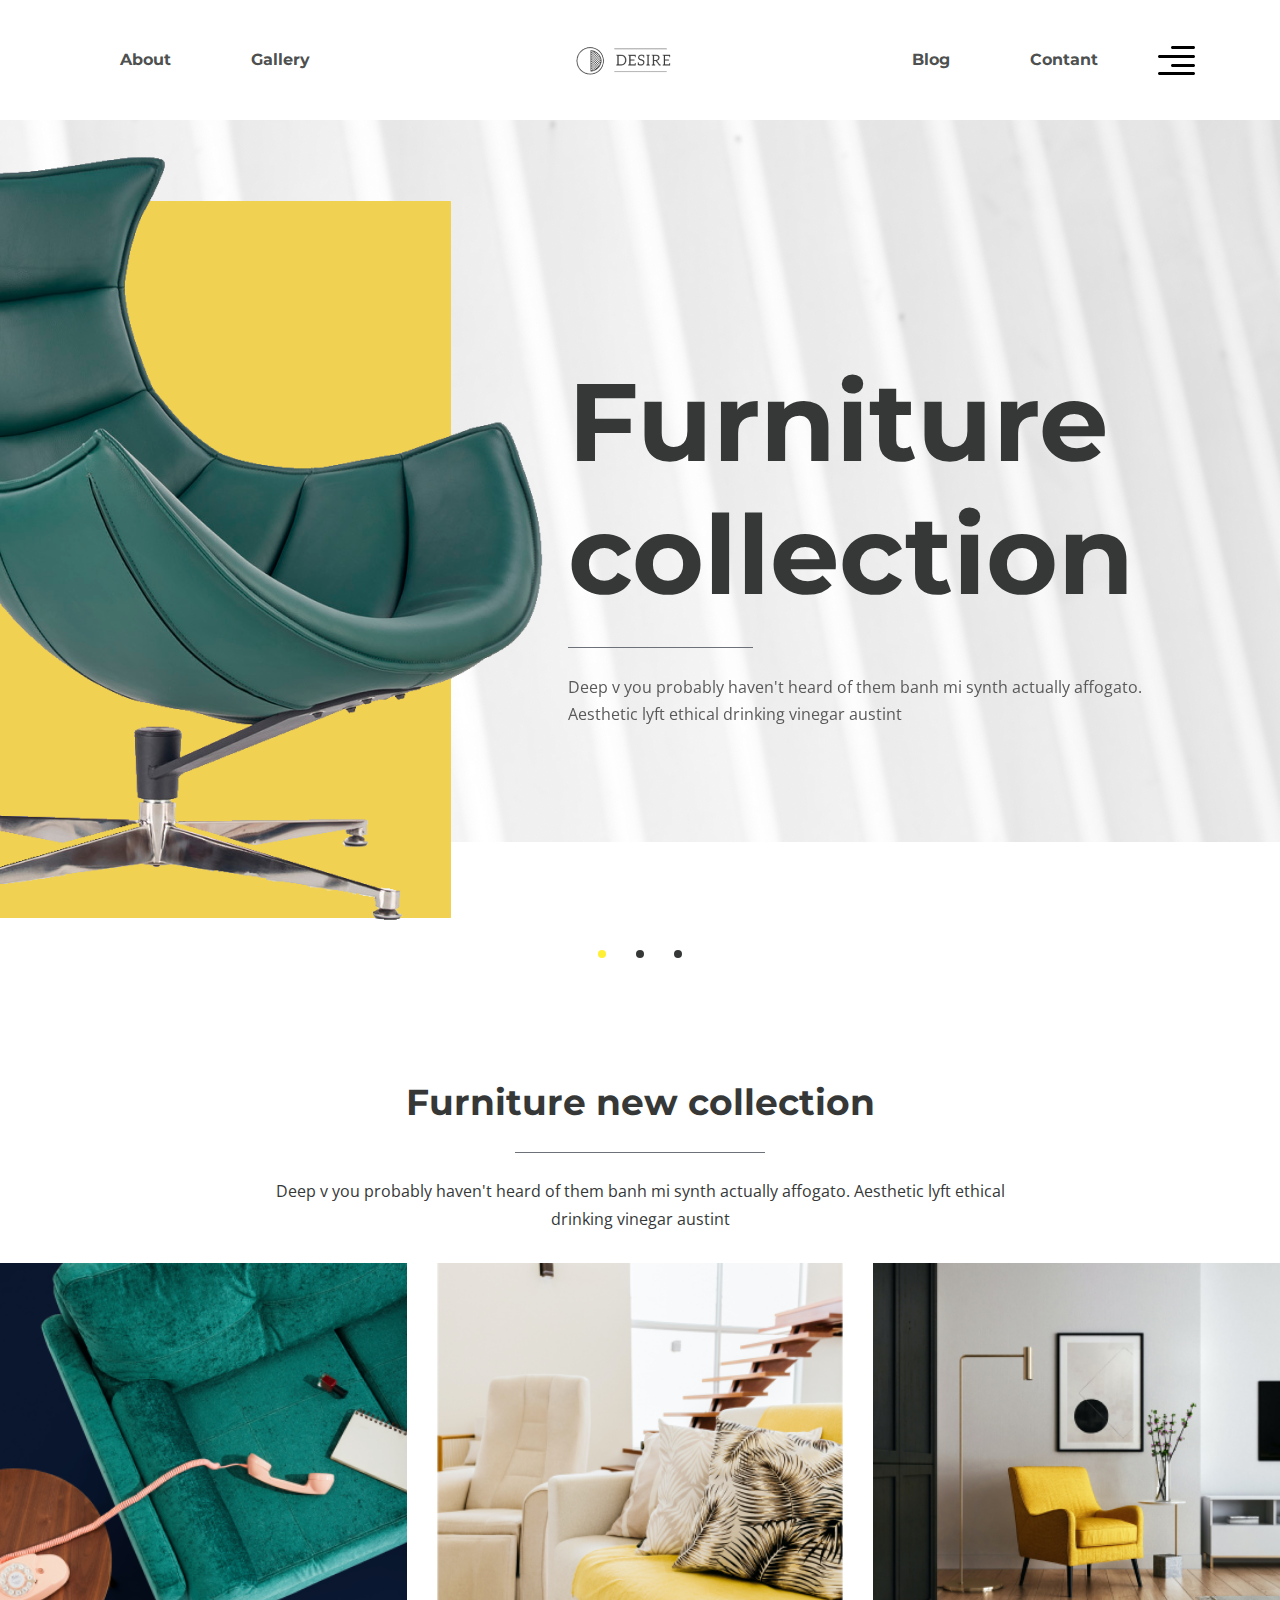
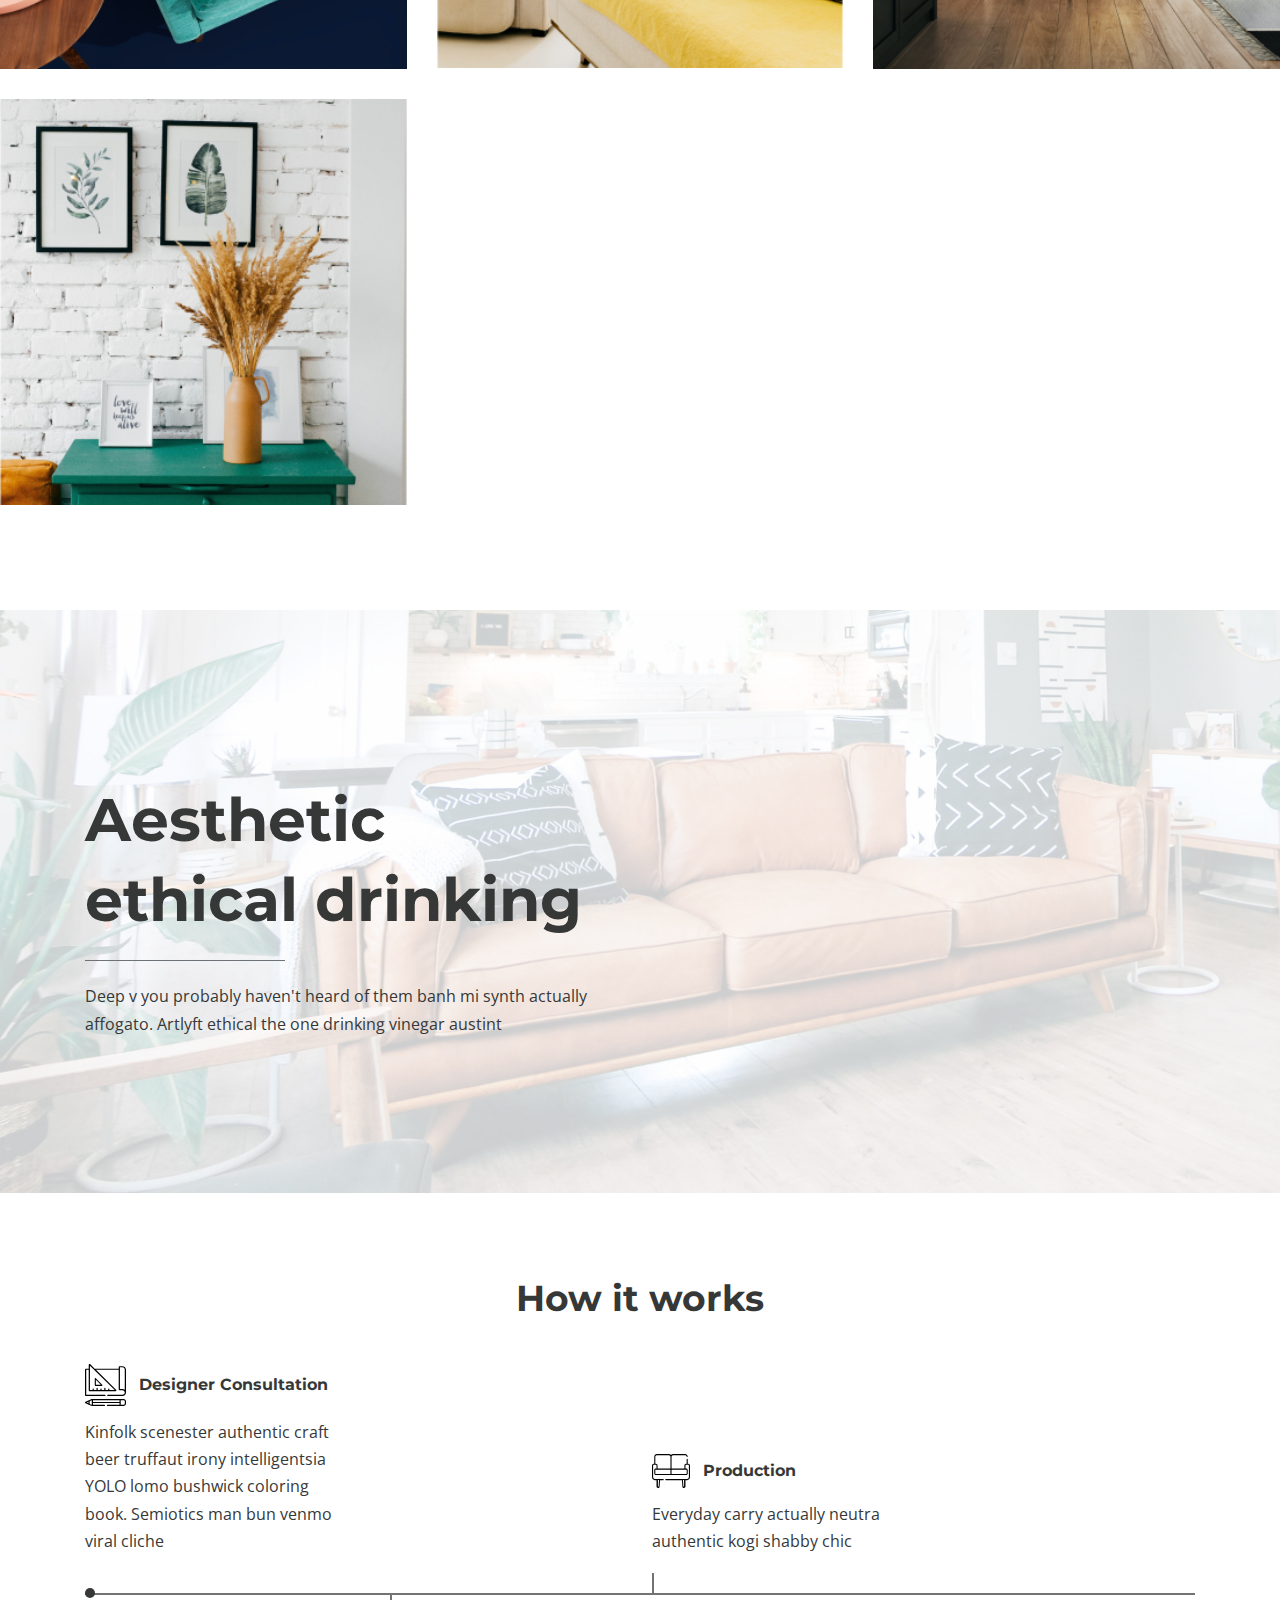
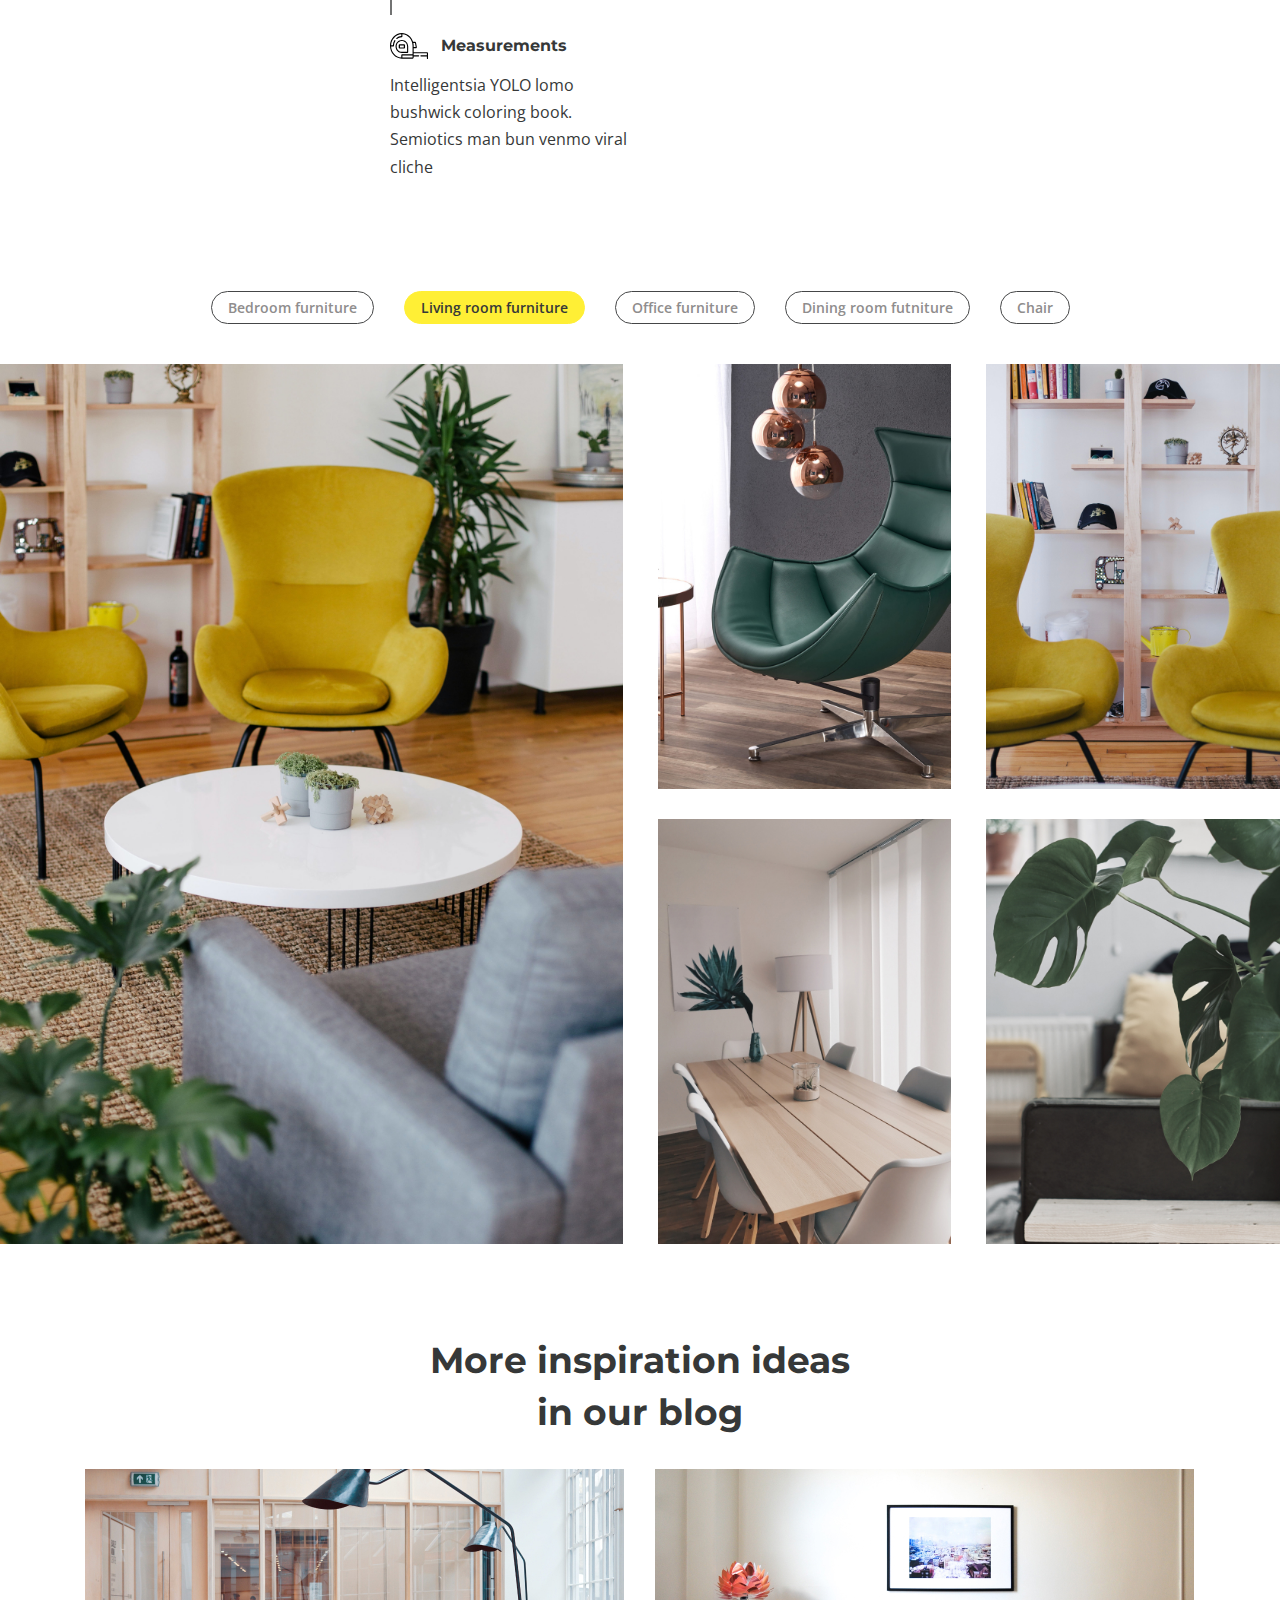
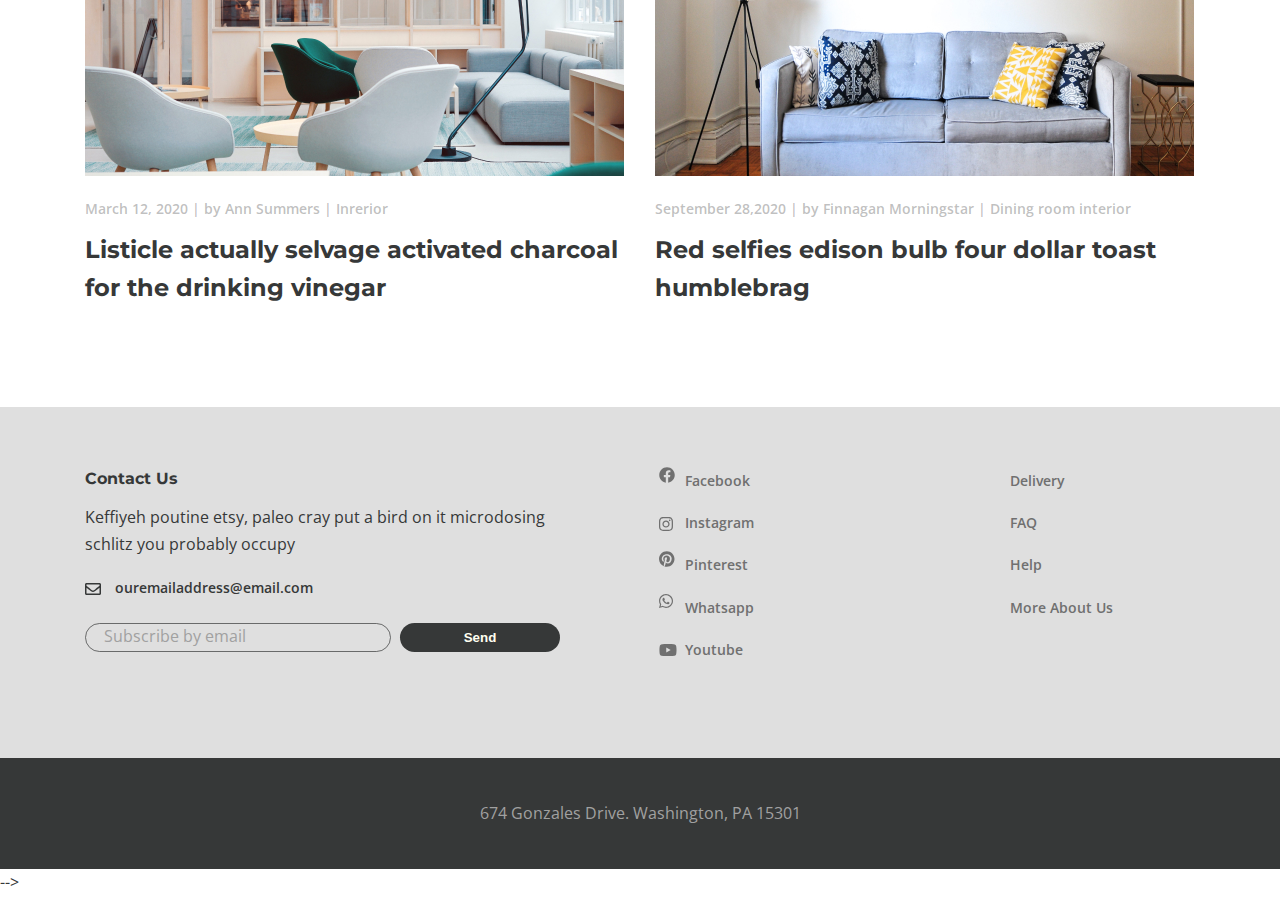
<file: index.html>
<!DOCTYPE html>
<html lang="en">

<head>
    <meta charset="UTF-8">
    <meta http-equiv="X-UA-Compatible" content="IE=edge">
    <link href="https://fonts.googleapis.com/css2?family=Montserrat:wght@700&family=Open+Sans:ital,wght@0,400;0,600;1,300&family=Roboto&display=swap" rel="stylesheet">
    <meta name="viewport" content="width=device-width, initial-scale=1.0">
    <script src="https://code.jquery.com/jquery-3.6.0.min.js" integrity="sha256-/xUj+3OJU5yExlq6GSYGSHk7tPXikynS7ogEvDej/m4=" crossorigin="anonymous"></script>
    <link rel="stylesheet" href="css/slick.css">
    <link rel="stylesheet" href="css/jquery.fancybox.css">
    <link rel="stylesheet" href="css/style.css">
    <title>Document</title>
</head>

<body>
    <div class="wrapper">
        <header class="header">
            <div class="header__container _container">
                <div class="header__inner">
                    <nav class=" menu">
                        <ul class="menu__list">
                            <li class="menu__list-item">
                                <a href="about.html" class="menu__list-link">About</a>
                            </li>
                            <li class="menu__list-item">
                                <a href="gallery.html" class="menu__list-link">Gallery</a>
                            </li>
                        </ul>
                    </nav>
                    <a href="#" class="header__logo">
                        <img src="img/logo.png">
                    </a>
                    <nav class="menu">
                        <ul class="menu__list">
                            <li class="menu__list-item">
                                <a href="blog.html" class="menu__list-link">Blog</a>
                            </li>
                            <li class="menu__list-item">
                                <a href="contact.html" class="menu__list-link">Contant</a>
                            </li>
                        </ul>
                    </nav>
                    <div class="header__btn-menu">
                        <span></span>
                        <span></span>
                        <span></span>

                    </div>
                    <button class="header__btn">
                    <img src="img/icon_menu.svg">
                </button>
                </div>
            </div>
        </header>

        <main class="main">
            <section class="top">
                <div class="top__container">
                    <div class=" top__inner ">
                        <div class="top__slider ">
                            <div class="top__sliper-item ">
                                <img class="top__slider-img " src="img/Group 1.png ">
                                <div class="top__slider-info ">
                                    <h2 class="top__slider-title ">Furniture collection
                                    </h2>
                                    <p class="top__slider-text ">Deep v you probably haven't heard of them banh mi synth actually affogato. Aesthetic lyft ethical drinking vinegar austint
                                    </p>
                                </div>
                            </div>
                            <div class="top__sliper-item ">
                                <img class="top__slider-img " src="img/Group 1.png ">
                                <div class="top__slider-info ">
                                    <h2 class="top__slider-title ">Furniture collection
                                    </h2>
                                    <p class="top__slider-text ">Deep v you probably haven't heard of them banh mi synth actually affogato. Aesthetic lyft ethical drinking vinegar austint
                                    </p>
                                </div>
                            </div>
                            <div class="top__sliper-item ">
                                <img class="top__slider-img " src="img/Group 1.png ">
                                <div class="top__slider-info ">
                                    <h2 class="top__slider-title ">Furniture collection
                                    </h2>
                                    <p class="top__slider-text ">Deep v you probably haven't heard of them banh mi synth actually affogato. Aesthetic lyft ethical drinking vinegar austint
                                    </p>
                                </div>
                            </div>

                        </div>

                    </div>
                </div>
            </section>
            <section class="new-collection">
                <div class="collection-fluid">
                    <h3 class="new-collection__title">Furniture new collection</h3>
                    <div class="new-collection__text">Deep v you probably haven't heard of them banh mi synth actually affogato. Aesthetic lyft ethical drinking vinegar austint
                    </div>
                    <div class="collection">
                        <a class="collection__item" href="#">
                            <img src="img/col01.png" alt="" class="collection__images">
                            <div class="collection__info">
                                <h6 class="collection__info-title">Truffaut literally trust</h6>
                                <div class="collection__info-text">Living room furntiture | Chair</div>
                            </div>

                        </a>
                        <a class="collection__item" href="#">
                            <img src="img/col02.png" alt="" class="collection__images">
                            <div class="collection__info">
                                <h6 class="collection__info-title">Truffaut literally trust</h6>
                                <div class="collection__info-text">Living room furntiture | Chair</div>
                            </div>

                        </a>
                        <a class="collection__item" href="#">
                            <img src="img/col03.jpg" alt="" class="collection__images">
                            <div class="collection__info">
                                <h6 class="collection__info-title">Truffaut literally trust</h6>
                                <div class="collection__info-text">Living room furntiture | Chair</div>
                            </div>

                        </a>

                        <a class="collection__item" href="#">
                            <img src="img/col04.jpg" alt="" class="collection__images">
                            <div class="collection__info">
                                <h6 class="collection__info-title">Truffaut literally trust</h6>
                                <div class="collection__info-text">Living room furntiture | Chair</div>
                            </div>

                        </a>

                    </div>
                </div>
            </section>
            <section class="decor">
                <div class="decor__container _container">
                    <h2 class="decor__title">Aesthetic <br>ethical drinking</h2>
                    <div class="decor__text">Deep v you probably haven't heard of them banh mi synth actually affogato. Artlyft ethical the one drinking vinegar austint
                    </div>

                </div>
            </section>

            <section class="works-path">
                <div class="works-path__container _container">
                    <h3 class="works-path__title">How it works</h3>
                    <div class="works-path__items">
                        <div class="works-path__items-box">
                            <div class="works-path__item works-path__item--consultation">
                                <img class="works-path__item-img " src="img/works-path01.svg" alt="works">
                                <h6 class="works-path__item-title">Designer Consultation</h6>
                                <div class="works-path__item-text">Kinfolk scenester authentic craft beer truffaut irony intelligentsia YOLO lomo bushwick coloring book. Semiotics man bun venmo viral cliche</div>
                            </div>
                            <div class="works-path__item works-path__item--prodaction">
                                <img class="works-path__item-img " src="img/works-path02.svg" alt="works">
                                <h6 class="works-path__item-title">Production</h6>
                                <div class="works-path__item-text">Everyday carry actually neutra authentic kogi shabby chic</div>
                            </div>
                        </div>
                        <div class="works-path__item works-path__item--measurements">
                            <img class="works-path__item-img " src="img/works-path03.svg" alt="works">
                            <h6 class="works-path__item-title">Measurements</h6>
                            <div class="works-path__item-text">Intelligentsia YOLO lomo bushwick coloring book. Semiotics man bun venmo viral cliche</div>
                        </div>
                    </div>
                </div>
            </section>
            <div class="gallery">
                <div class="container-fluid">
                    <div class="gallery__buttons">
                        <button class="gallery__btn" data-filter=".bedroom">Bedroom furniture</button>
                        <button class="gallery__btn" data-filter=".living">Living room furniture</button>
                        <button class="gallery__btn" data-filter=".office">Office furniture</button>
                        <button class="gallery__btn" data-filter=".dining">Dining room futniture</button>
                        <button class="gallery__btn" data-filter=".chair">Chair</button>
                    </div>
                    <div class="gallery__inner">

                        <div class="gallery__items mix bedroom">
                            <a class="gallery__item" href="#">
                                <img src="img/gallery.jpg" alt="#">
                            </a>
                            <a class="gallery__item" href="#">
                                <img src="img/gallery02.jpg" alt="#">
                            </a>
                            <a class="gallery__item" href="#">
                                <img src="img/gallery03.jpg" alt="#">
                            </a>
                            <a class="gallery__item" href="#">
                                <img src="img/gallery04.jpg" alt="#">
                            </a>
                            <a class="gallery__item" href="#">
                                <img src="img/gallery05.jpg" alt="#">
                            </a>
                        </div>
                        <div class="gallery__items mix living">
                            <a class="gallery__item" href="#">
                                <img src="img/gallery.jpg" alt="#">
                            </a>
                            <a class="gallery__item" href="#">
                                <img src="img/gallery02.jpg" alt="#">
                            </a>
                            <a class="gallery__item" href="#">
                                <img src="img/gallery03.jpg" alt="#">
                            </a>
                            <a class="gallery__item" href="#">
                                <img src="img/gallery04.jpg" alt="#">
                            </a>
                            <a class="gallery__item" href="#">
                                <img src="img/gallery05.jpg" alt="#">
                            </a>
                        </div>

                        <div class="gallery__items mix office">
                            <a class="gallery__item" href="#">
                                <img src="img/gallery.jpg" alt="#">
                            </a>
                            <a class="gallery__item" href="#">
                                <img src="img/gallery02.jpg" alt="#">
                            </a>
                            <a class="gallery__item" href="#">
                                <img src="img/gallery03.jpg" alt="#">
                            </a>
                            <a class="gallery__item" href="#">
                                <img src="img/gallery04.jpg" alt="#">
                            </a>
                            <a class="gallery__item" href="#">
                                <img src="img/gallery05.jpg" alt="#">
                            </a>
                        </div>
                        <div class="gallery__items mix dining">
                            <a class="gallery__item" href="#">
                                <img src="img/gallery.jpg" alt="#">
                            </a>
                            <a class="gallery__item" href="#">
                                <img src="img/gallery02.jpg" alt="#">
                            </a>
                            <a class="gallery__item" href="#">
                                <img src="img/gallery03.jpg" alt="#">
                            </a>
                            <a class="gallery__item" href="#">
                                <img src="img/gallery04.jpg" alt="#">
                            </a>
                            <a class="gallery__item" href="#">
                                <img src="img/gallery05.jpg" alt="#">
                            </a>
                        </div>
                        <div class="gallery__items mix chair">
                            <a class="gallery__item" href="#">
                                <img src="img/gallery.jpg" alt="#">
                            </a>
                            <a class="gallery__item" href="#">
                                <img src="img/gallery02.jpg" alt="#">
                            </a>
                            <a class="gallery__item" href="#">
                                <img src="img/gallery03.jpg" alt="#">
                            </a>
                            <a class="gallery__item" href="#">
                                <img src="img/gallery04.jpg" alt="#">
                            </a>
                            <a class="gallery__item" href="#">
                                <img src="img/gallery05.jpg" alt="#">
                            </a>
                        </div>
                    </div>
                </div>
            </div>
            <section class="blog-box">
                <div class="blog-box__container _container">
                    <h3 class="blog-box__title">More inspiration ideas in our blog</h3>
                    <div class="blog-box__items">
                        <div class="blog-box__item">
                            <a href="" class="blog-box__link">
                                <img src="img/blog-box01.jpg" alt="" class="blog-box__img">
                            </a>

                            <div class="blog-box__links">
                                <span class="blog-box__date">March 12, 2020</span> |
                                <a href="#" class="blog-box__author">by Ann Summers </a> |
                                <a href="" class="blog-box__theme">Inrerior</a>
                            </div>
                            <a href="" class="blog-box__item-titlelink">
                                <h4 class="blog-box__item-title">Listicle actually selvage activated charcoal for the drinking vinegar </h4>
                            </a>

                        </div>
                        <div class="blog-box__item">
                            <a href="" class="blog-box__link">
                                <img src="img/blog-box02.jpg" alt="" class="blog-box__img">
                            </a>
                            <div class="blog-box__links">
                                <span class="blog-box__date">September 28,2020 </span> |
                                <a href="#" class="blog-box__author">by Finnagan Morningstar</a> |
                                <a href="" class="blog-box__theme">Dining room interior</a>
                            </div>
                            <a href="" class="blog-box__item-titlelink">
                                <h4 class="blog-box__item-title">Red selfies edison bulb four dollar toast humblebrag</h4>
                            </a>
                        </div>
                    </div>
                </div>
            </section>
        </main>
        <footer class="footer ">
            <div class="footer__contant ">
                <div class="footer__container _container ">
                    <div class="footer__inner ">
                        <div class="footer__info ">
                            <h6 class="footer__info-title ">Contact Us</h6>
                            <div class="footer__info-text ">Keffiyeh poutine etsy, paleo cray put a bird on it microdosing schlitz you probably occupy</div>
                            <a href="mailto:ouremailaddress@email.com " class="info-email ">ouremailaddress@email.com</a>
                            <form class="footer__form ">
                                <input class="footer__form-input " type="text " placeholder="Subscribe by email ">
                                <button class="footer__form-btn ">Send</button>
                            </form>
                        </div>
                        <ul class="footer__social ">
                            <li class="footer__social-item ">
                                <a href=" " class="footer__social-link footer__social-link--fb ">Facebook</a>
                            </li>
                            <li class="footer__social-item ">
                                <a href=" " class="footer__social-link footer__social-link--inst ">Instagram</a>
                            </li>
                            <li class="footer__social-item ">
                                <a href=" " class="footer__social-link footer__social-link--pn ">Pinterest</a>
                            </li>
                            <li class="footer__social-item ">
                                <a href=" " class="footer__social-link footer__social-link--wa ">Whatsapp</a>
                            </li>
                            <li class="footer__social-item ">
                                <a href=" " class="footer__social-link footer__social-link--yu ">Youtube</a>
                            </li>
                        </ul>
                        <nav class="footer__menu ">
                            <ul class="footer__menu-list ">
                                <li class="footer__menu-item ">
                                    <a href=" " class="footer__menu-link ">Delivery</a>
                                </li>
                                <li class="footer__menu-item ">
                                    <a href=" " class="footer__menu-link ">FAQ</a>
                                </li>
                                <li class="footer__menu-item ">
                                    <a href=" " class="footer__menu-link ">Help</a>
                                </li>
                                <li class="footer__menu-item ">
                                    <a href=" " class="footer__menu-link ">More About Us</a>
                                </li>
                            </ul>
                        </nav>
                    </div>
                </div>
            </div>
            <div class="footer__copyright ">
                674 Gonzales Drive. Washington, PA 15301
            </div>
        </footer> -->
    </div>
    <script src="https://ajax.googleapis.com/ajax/libs/jquery/3.6.0/jquery.min.js"></script>
    <script src="js/slick.min.js"></script>
    <script src="js/mixitup.min.js"></script>
    <script src="js/jquery.fancybox.min.js"></script>
    <script src="js/main.js"></script>
</body>

</html>
</file>
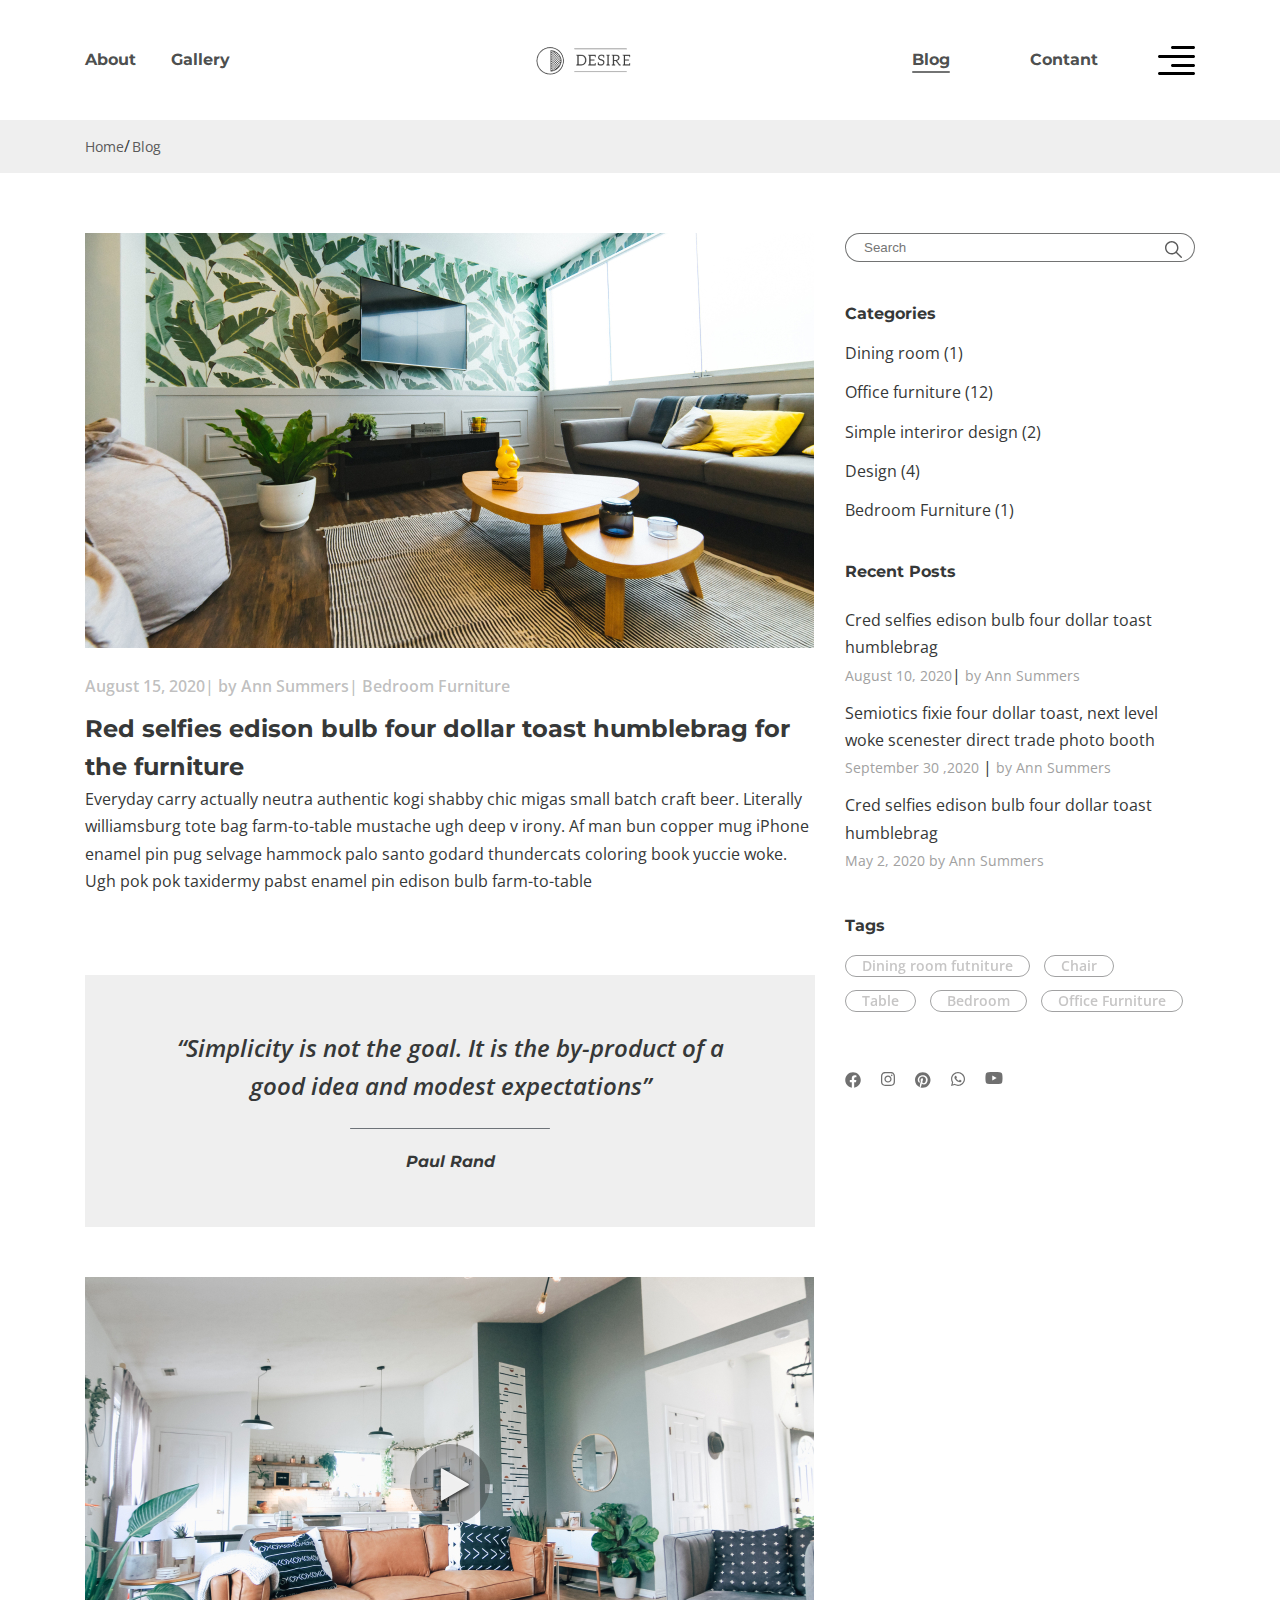
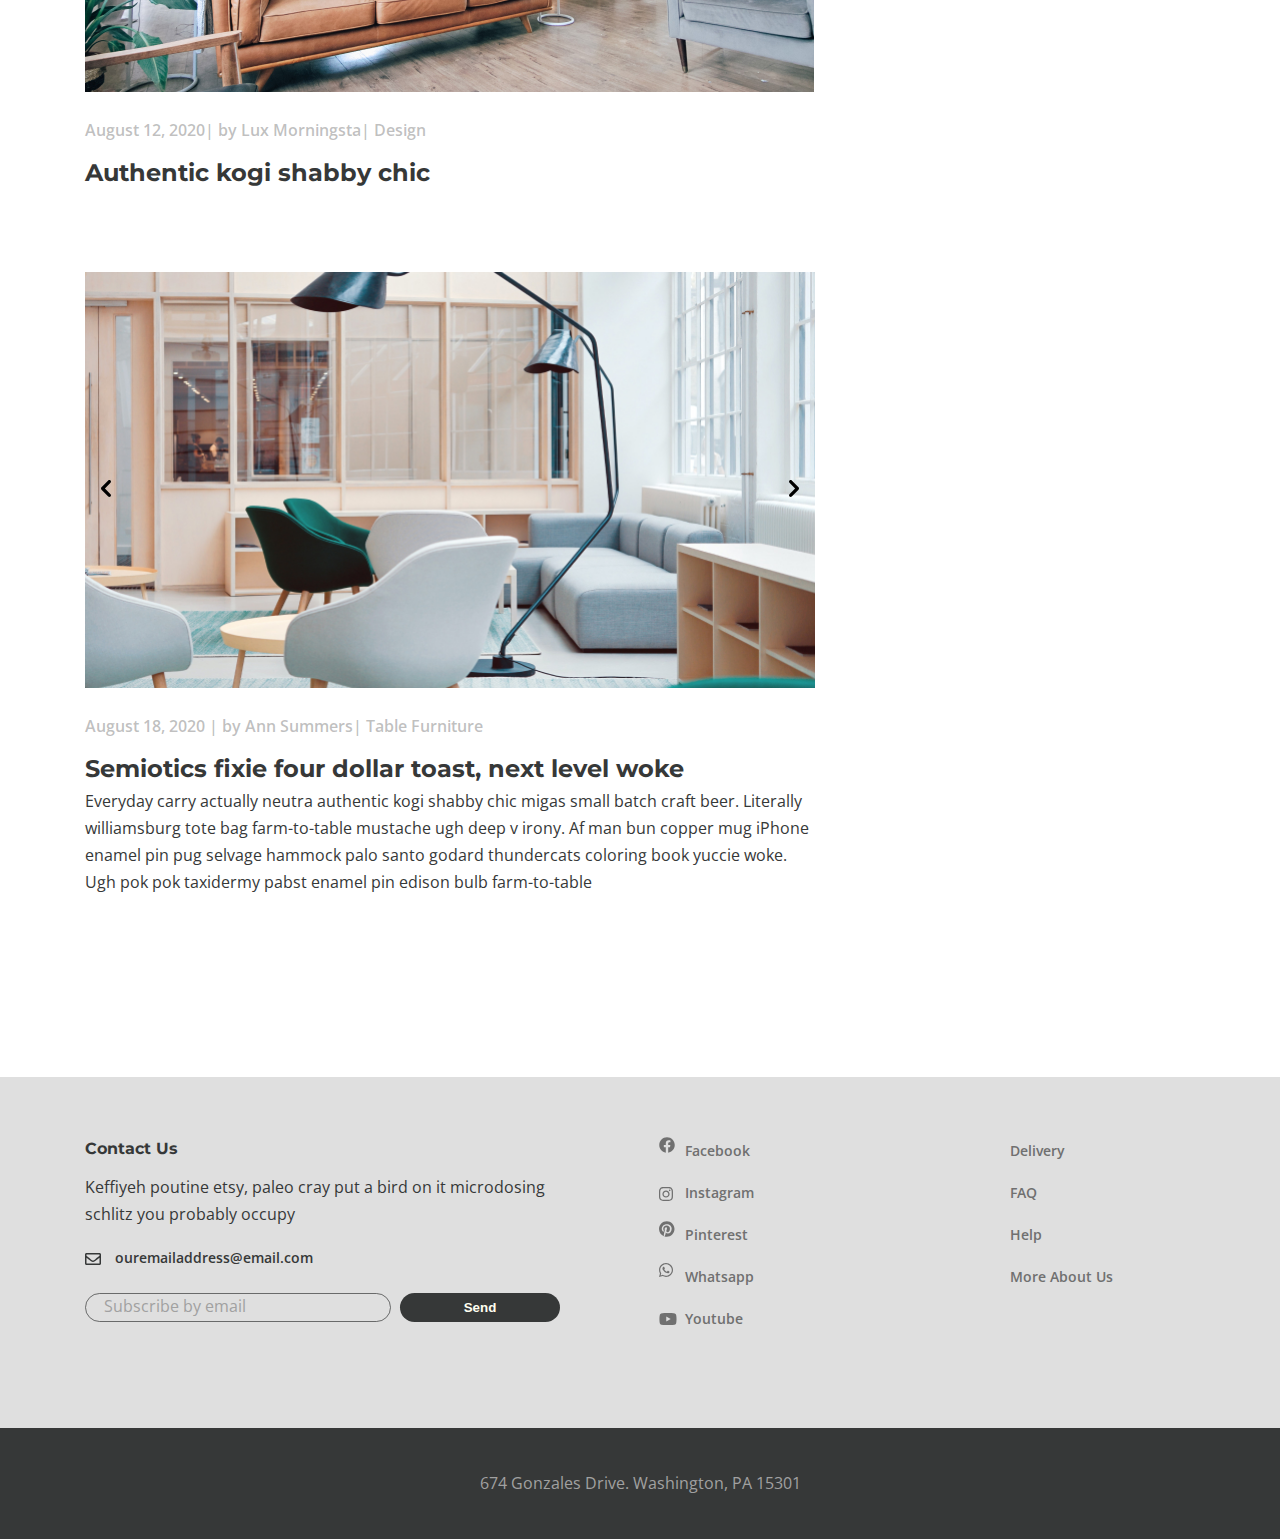
<file: blog.html>
<!DOCTYPE html>
<html lang="en">

<head>
    <meta charset="UTF-8">
    <meta http-equiv="X-UA-Compatible" content="IE=edge">
    <link href="https://fonts.googleapis.com/css2?family=Montserrat:wght@700&family=Open+Sans:ital,wght@0,400;0,600;1,300&family=Roboto&display=swap" rel="stylesheet">
    <meta name="viewport" content="width=device-width, initial-scale=1.0">
    <script src="https://code.jquery.com/jquery-3.6.0.min.js" integrity="sha256-/xUj+3OJU5yExlq6GSYGSHk7tPXikynS7ogEvDej/m4=" crossorigin="anonymous"></script>
    <link rel="stylesheet" href="css/slick.css">
    <link rel="stylesheet" href="css/jquery.fancybox.css">
    <link rel="stylesheet" href="css/style.css">
    <title>Blog</title>
</head>

<body>
    <div class="wrapper">
        <header class="header">
            <div class="header__container _container">
                <div class="header__inner">
                    <nav class="menu">
                        <ul class="menu__list">
                            <li class="meni__list-item">
                                <a href="about.html" class="menu__list-link">About</a>
                            </li>
                            <li class="menu__list-item">
                                <a href="gallery.html" class="menu__list-link">Gallery</a>
                            </li>
                        </ul>
                    </nav>
                    <a href="#" class="header__logo">
                        <img src="img/logo.png">
                    </a>
                    <nav class="menu">
                        <ul class="menu__list">
                            <li class="menu__list-item">
                                <a href="blog.html" class="menu__list-link menu__list-link--active">Blog</a>
                            </li>
                            <li class="menu__list-item">
                                <a href="contact.html" class="menu__list-link">Contant</a>
                            </li>
                        </ul>
                    </nav>
                    <div class="header__btn-menu">
                        <span></span>
                        <span></span>
                        <span></span>

                    </div>
                    <button class="header__btn">
                <img src="img/icon_menu.svg">
            </button>
                </div>
            </div>
        </header>
        <main class="main">
            <div class="breadcrums">
                <div class="breadcrums__container _container">
                    <ul class="breadcrums__list">
                        <li class="breadcrums__item">
                            <a href="#" class="breadcrums__link">Home</a>
                        </li>
                        <li class="breadcrums__item">
                            <a href="#" class="breadcrums__link">Blog</a>
                        </li>
                    </ul>
                </div>
            </div>
            <section class="blog">
                <div class="_container">
                    <div class="blog__inner">


                        <div class="blog__items">
                            <div class="blog__item ">
                                <img src="img/blog-item01.jpg" alt="" class="blog__item-img">
                                <div class="blog__item-info">
                                    <span class="blog__item-date">August 15, 2020</span>|
                                    <a href="" class="blog__item-author">by Ann Summers</a>|
                                    <a href="" class="blog__item-theme">Bedroom Furniture</a>
                                </div>
                                <a href="" class="">
                                    <h3 class="blog__item-title">Red selfies edison bulb four dollar toast humblebrag for the furniture</h3>
                                </a>

                                <p class="blog__item-text">Everyday carry actually neutra authentic kogi shabby chic migas small batch craft beer. Literally williamsburg tote bag farm-to-table mustache ugh deep v irony. Af man bun copper mug iPhone enamel pin pug selvage hammock
                                    palo santo godard thundercats coloring book yuccie woke. Ugh pok pok taxidermy pabst enamel pin edison bulb farm-to-table</p>
                            </div>
                            <blockquote class="blog__blockquote">“Simplicity is not the goal. It is the by-product of a good idea and modest expectations”
                                <div class="blog__blockquote-author">Paul Rand</div>
                            </blockquote>
                            <div class="blog__item article-popup">
                                <div class="article-popup__box">
                                    <img src="img/blog__item.jpg" alt="" class="blog__item-img">
                                    <a href="" class="blog__item-popup">
                                        <img src="img/play-button.svg" alt="" class="blog__item-play">
                                    </a>
                                </div>
                                <div class="blog__item-info">
                                    <span class="blog__item-date">August 12, 2020</span>|
                                    <a href="" class="blog__item-author">by Lux Morningsta</a>|
                                    <a href="" class="blog__item-theme">Design</a>
                                </div>
                                <h3 class="blog__item-title">Authentic kogi shabby chic</h3>
                            </div>

                            <div class="blog__item article-slider">
                                <div class="article-slider__box">
                                    <img src="img/article-slider.jpg" alt="" class="article-slider__img">
                                    <img src="img/article-slider.jpg" alt="" class="article-slider__img">
                                    <img src="img/article-slider.jpg" alt="" class="article-slider__img">
                                </div>
                                <div class="blog__item-info">
                                    <span class="blog__item-date">August 18, 2020 </span>|
                                    <a href="" class="blog__item-author"> by Ann Summers</a>|
                                    <a href="" class="blog__item-theme">Table Furniture</a>
                                </div>
                                <a href="" class="">
                                    <h3 class="blog__item-title">Semiotics fixie four dollar toast, next level woke</h3>
                                </a>

                                <p class="blog__item-text">Everyday carry actually neutra authentic kogi shabby chic migas small batch craft beer. Literally williamsburg tote bag farm-to-table mustache ugh deep v irony. Af man bun copper mug iPhone enamel pin pug selvage hammock
                                    palo santo godard thundercats coloring book yuccie woke. Ugh pok pok taxidermy pabst enamel pin edison bulb farm-to-table</p>
                            </div>
                            <!-- <div class="pagination">

                                <a class="pagination__arrow pagination__arrow pagination__arrow--disabled">
                                    <img src="img/arrow-right.svg" alt="" class="pagination__arrow-icon">
                                </a>

                                <ul class="pagination__list">
                                    <li class="pagination__list-item">
                                        <a href="" class="pagination__list-num pagination__list-num--active">1</a>
                                    </li>
                                    <li class="pagination__list-item">
                                        <a href="" class="pagination__list-num">2</a>
                                    </li>
                                </ul>

                                <a class="pagination__arrow">
                                    <img src="img/arrow-left.svg" alt="" class="pagination__arrow-icon">
                                </a>

                            </div> -->
                        </div>
                        <aside class="aside">

                            <form class="aside__search">
                                <input type="text" class="aside__search-input" placeholder="Search">
                                <button class="aside__search-btn" type="submit">
                                    <img src="img/Shape.svg" alt="" class="aside__search-img">
                                </button>
                            </form>
                            <div class="blog__category">
                                <h6 class="blog__category-title">Categories</h6>
                                <ul class="blog__category-list">
                                    <li class="blog__category-item">
                                        <a href="" class="blog__category-link">Dining room (1)</a>
                                    </li>
                                    <li class="blog__category-item">
                                        <a href="" class="blog__category-link">Office furniture (12)</a>
                                    </li>
                                    <li class="blog__category-item">
                                        <a href="" class="blog__category-link">Simple interiror design (2)</a>
                                    </li>
                                    <li class="blog__category-item">
                                        <a href="" class="blog__category-link">Design (4)</a>
                                    </li>
                                    <li class="blog__category-item">
                                        <a href="" class="blog__category-link">Bedroom Furniture (1)</a>
                                    </li>
                                </ul>
                            </div>
                            <div class="recent-post">
                                <h6 class="recent-post__title">Recent Posts</h6>
                                <ul class="recent-post__list">
                                    <li class="recent-post__item">
                                        <a href="" class="recent-post__item-title">Cred selfies edison bulb four dollar toast humblebrag</a>
                                        <span class="recent-post__date">August 10, 2020</span>|
                                        <a class="recent-post__author">by Ann Summers</a>
                                    </li>
                                    <li class="recent-post__item">
                                        <a href="" class="recent-post__item-title">Semiotics fixie four dollar toast, next level woke scenester direct trade photo booth</a>
                                        <span class="recent-post__date">September 30 ,2020 </span>|
                                        <a class="recent-post__author">by Ann Summers</a>
                                    </li>
                                    <li class="recent-post__item">
                                        <a href="" class="recent-post__item-title">Cred selfies edison bulb four dollar toast humblebrag</a>
                                        <span class="recent-post__date">May 2, 2020</span>
                                        <a class="recent-post__author">by Ann Summers</a>
                                    </li>
                                </ul>
                            </div>
                            <div class="blog__tags">
                                <h6 class="blog__tags-title">Tags</h6>
                                <a href="" class="blog__tags-link">Dining room futniture</a>
                                <a href="" class="blog__tags-link">Chair</a>
                                <a href="" class="blog__tags-link">Table</a>
                                <a href="" class="blog__tags-link">Bedroom</a>
                                <a href="" class="blog__tags-link">Office Furniture</a>
                            </div>
                            <div class="blog__social">
                                <ul class="blog__social">
                                    <li class="blog__social-item">
                                        <a href="" class="blog__social-link">
                                            <img src="img/facebook.svg" alt="" class="blog__social-img"></a>
                                    </li>
                                    <li class="blog__social-item">
                                        <a href="" class="blog__social-link"><img src="img/instagram.svg" alt="" class="blog__social-img"></a>
                                    </li>
                                    <li class="blog__social-item ">
                                        <a href=" " class="blog__social-link "><img src="img/Pinterest.svg " alt=" " class="blog__social-img "></a>
                                    </li>
                                    <li class="blog__social-item ">
                                        <a href=" " class="blog__social-link "><img src="img/whatsapp.svg " alt=" " class="blog__social-img "></a>
                                    </li>
                                    <li class="blog__social-item ">
                                        <a href=" " class="blog__social-link "><img src="img/youtube.svg " alt=" " class="blog__social-img "></a>
                                    </li>
                                </ul>
                            </div>
                        </aside>
                    </div>
                </div>
            </section>
        </main>
        <footer class="footer ">
            <div class="footer__contant ">
                <div class="footer__container _container ">
                    <div class="footer__inner ">
                        <div class="footer__info ">
                            <h6 class="footer__info-title ">Contact Us</h6>
                            <div class="footer__info-text ">Keffiyeh poutine etsy, paleo cray put a bird on it microdosing schlitz you probably occupy</div>
                            <a href="mailto:ouremailaddress@email.com " class="info-email ">ouremailaddress@email.com</a>
                            <form class="footer__form ">
                                <input class="footer__form-input " type="text " placeholder="Subscribe by email ">
                                <button class="footer__form-btn ">Send</button>
                            </form>
                        </div>
                        <ul class="footer__social ">
                            <li class="footer__social-item ">
                                <a href=" " class="footer__social-link footer__social-link--fb ">Facebook</a>
                            </li>
                            <li class="footer__social-item ">
                                <a href=" " class="footer__social-link footer__social-link--inst ">Instagram</a>
                            </li>
                            <li class="footer__social-item ">
                                <a href=" " class="footer__social-link footer__social-link--pn ">Pinterest</a>
                            </li>
                            <li class="footer__social-item ">
                                <a href=" " class="footer__social-link footer__social-link--wa ">Whatsapp</a>
                            </li>
                            <li class="footer__social-item ">
                                <a href=" " class="footer__social-link footer__social-link--yu ">Youtube</a>
                            </li>
                        </ul>
                        <nav class="footer__menu ">
                            <ul class="footer__menu-list ">
                                <li class="footer__menu-item ">
                                    <a href=" " class="footer__menu-link ">Delivery</a>
                                </li>
                                <li class="footer__menu-item ">
                                    <a href=" " class="footer__menu-link ">FAQ</a>
                                </li>
                                <li class="footer__menu-item ">
                                    <a href=" " class="footer__menu-link ">Help</a>
                                </li>
                                <li class="footer__menu-item ">
                                    <a href=" " class="footer__menu-link ">More About Us</a>
                                </li>
                            </ul>
                        </nav>
                    </div>
                </div>
            </div>
            <div class="footer__copyright ">
                674 Gonzales Drive. Washington, PA 15301
            </div>
        </footer>
    </div>
    <script src="https://ajax.googleapis.com/ajax/libs/jquery/3.6.0/jquery.min.js"></script>
    <script src="js/slick.min.js"></script>
    <script src="js/mixitup.min.js"></script>
    <script src="js/jquery.fancybox.min.js"></script>
    <script src="js/main.js"></script>
</body>

</html>
</file>
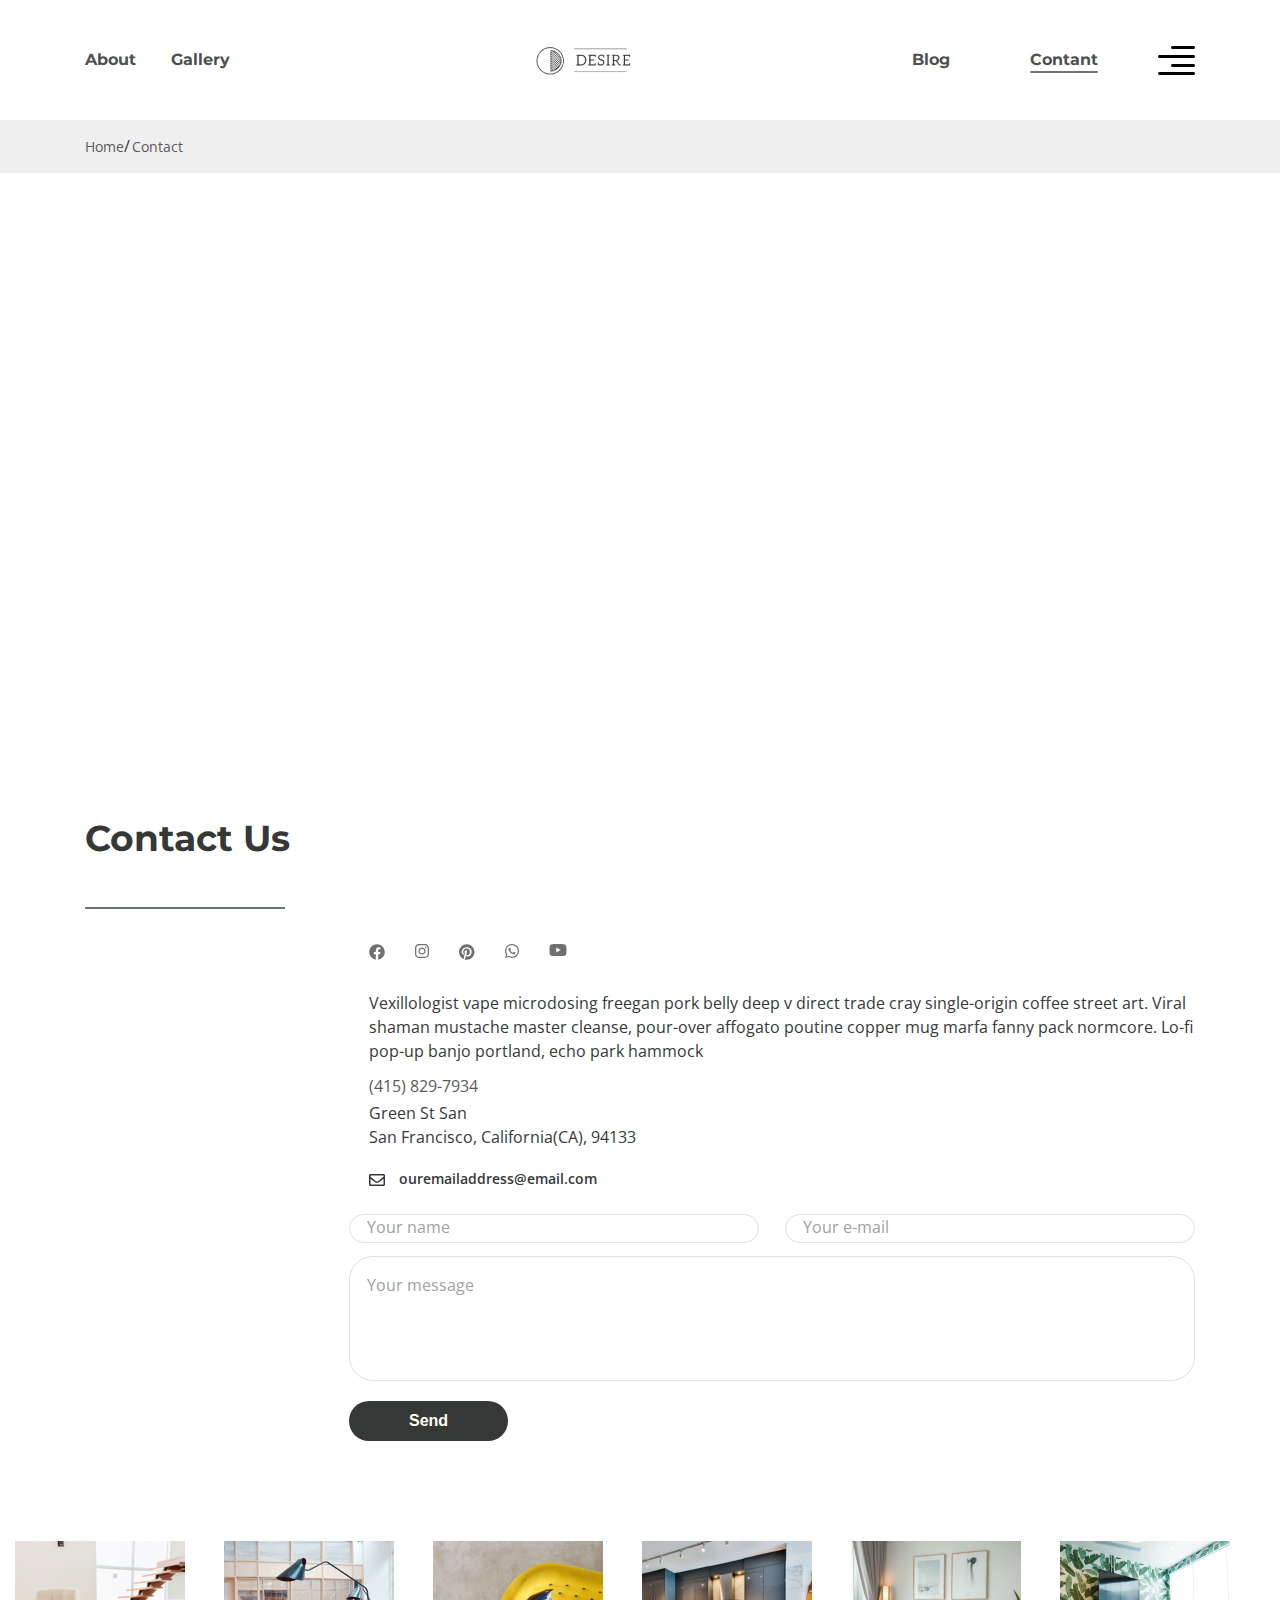
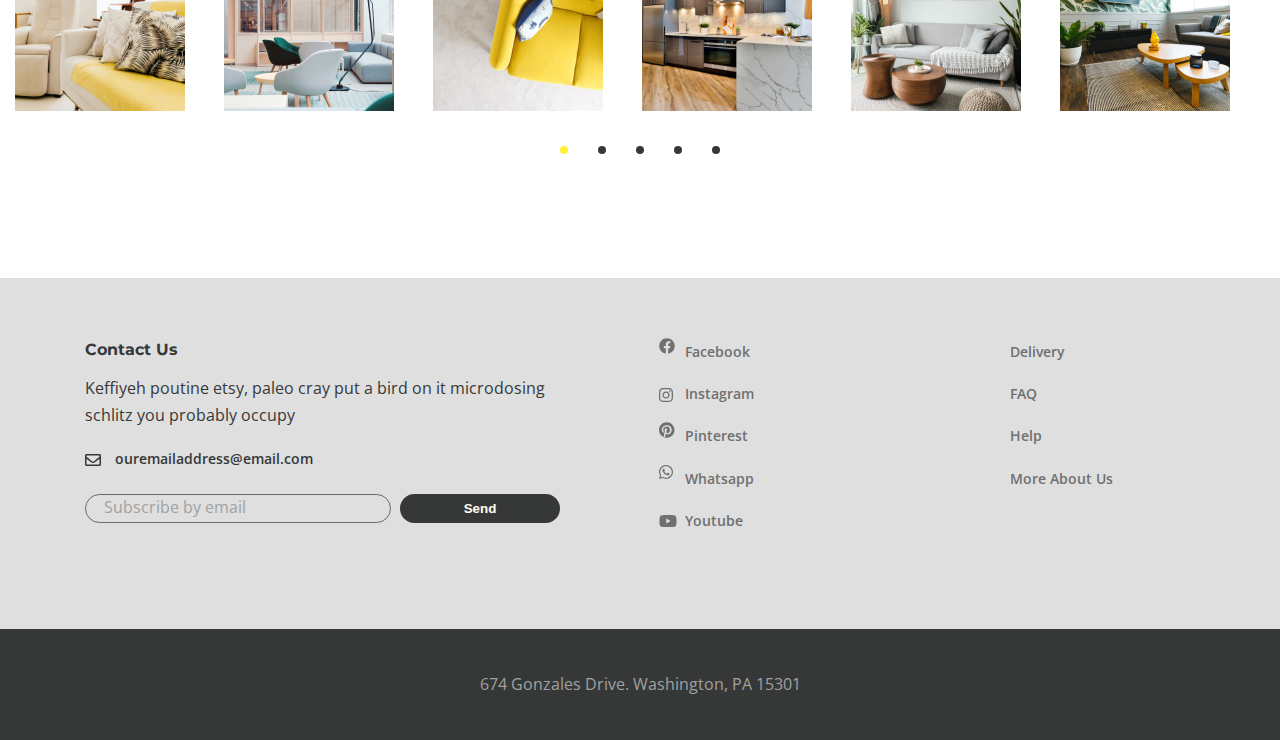
<file: contact.html>
<!DOCTYPE html>
<html lang="en">

<head>
    <meta charset="UTF-8">
    <meta http-equiv="X-UA-Compatible" content="IE=edge">
    <link href="https://fonts.googleapis.com/css2?family=Montserrat:wght@700&family=Open+Sans:ital,wght@0,400;0,600;1,300&family=Roboto&display=swap" rel="stylesheet">
    <meta name="viewport" content="width=device-width, initial-scale=1.0">
    <script src="https://code.jquery.com/jquery-3.6.0.min.js" integrity="sha256-/xUj+3OJU5yExlq6GSYGSHk7tPXikynS7ogEvDej/m4=" crossorigin="anonymous"></script>
    <link rel="stylesheet" href="css/slick.css">
    <link rel="stylesheet" href="css/jquery.fancybox.css">
    <link rel="stylesheet" href="css/style.css">
</head>

<body>
    <div class="wrapper">
        <header class="header">
            <div class="header__container _container">
                <div class="header__inner">
                    <nav class="menu">
                        <ul class="menu__list">
                            <li class="meni__list-item">
                                <a href="about.html" class="menu__list-link">About</a>
                            </li>
                            <li class="menu__list-item">
                                <a href="gallery.html" class="menu__list-link">Gallery</a>
                            </li>
                        </ul>
                    </nav>
                    <a href="#" class="header__logo">
                        <img src="img/logo.png">
                    </a>
                    <nav class="menu">
                        <ul class="menu__list">
                            <li class="menu__list-item">
                                <a href="blog.html" class="menu__list-link">Blog</a>
                            </li>
                            <li class="menu__list-item">
                                <a href="contact.html" class="menu__list-link menu__list-link--active">Contant</a>
                            </li>
                        </ul>
                    </nav>
                    <div class="header__btn-menu">
                        <span></span>
                        <span></span>
                        <span></span>

                    </div>
                    <button class="header__btn">
                <img src="img/icon_menu.svg">
            </button>
                </div>
            </div>
        </header>
        <main class="main">
            <div class="breadcrums">
                <div class="breadcrums__container _container">
                    <ul class="breadcrums__list">
                        <li class="breadcrums__item">
                            <a href="#" class="breadcrums__link">Home</a>
                        </li>
                        <li class="breadcrums__item">
                            <a href="#" class="breadcrums__link">Contact</a>
                        </li>
                    </ul>
                </div>
            </div>
            <div class="map">
                <iframe src="https://www.google.com/maps/embed?pb=!1m18!1m12!1m3!1d15215.008943897596!2d-122.41913933445299!3d37.79696695755866!2m3!1f0!2f0!3f0!3m2!1i1024!2i768!4f13.1!3m3!1m2!1s0x808580f18d8c6ea7%3A0x5d7f53fb70a3a903!2zNzI1IEdyZWVuIFN0LCBTYW4gRnJhbmNpc2NvLCBDQSA5NDEzMywg0KHQqNCQ!5e0!3m2!1sru!2sru!4v1636730536883!5m2!1sru!2sru"
                    width="100%" style="border:0;" allowfullscreen="" loading="lazy"></iframe>
            </div>
            <section class="contact">
                <div class="contact__container _container">
                    <h3 class="contact__title">
                        Contact Us
                    </h3>
                    <ul class="contact__social">
                        <li class="contact__item">
                            <a href="" class="contact__social-link"><img src="img/facebook.svg" alt="" class="contact__social-img"></a>
                        </li>
                        <li class="contact__item">
                            <a href="" class="contact__social-link"><img src="img/instagram.svg" alt="" class="contact__social-img"></a>
                        </li>
                        <li class="contact__item">
                            <a href="" class="contact__social-link"><img src="img/Pinterest.svg" alt="" class="contact__social-img"></a>
                        </li>
                        <li class="contact__item">
                            <a href="" class="contact__social-link"><img src="img/whatsapp.svg" alt="" class="contact__social-img"></a>
                        </li>
                        <li class="contact__item">
                            <a href="" class="contact__social-link"><img src="img/youtube.svg" alt="" class="contact__social-img"></a>
                        </li>
                    </ul>
                    <div class="contact__box">
                        <div class="contact__text">Vexillologist vape microdosing freegan pork belly deep v direct trade cray single-origin coffee street art. Viral shaman mustache master cleanse, pour-over affogato poutine copper mug marfa fanny pack normcore. Lo-fi pop-up banjo
                            portland, echo park hammock</div>
                        <a href="tel:4158297934" class="contact__phone">(415) 829-7934</a>
                        <div class="contact__st">Green St San</div>
                        <div class="contact__city"> San Francisco, California(CA), 94133</div>
                        <a href="mailto:ouremailaddress@email.com " class="info-email ">ouremailaddress@email.com</a>
                    </div>
                    <form action="" class="contact__form">
                        <input type="text" placeholder="Your name" class="contact__form-input">
                        <input type="email" placeholder="Your e-mail" class="contact__form-input">
                        <textarea class="contact__form-area" placeholder="Your message"></textarea>
                        <button class="contact__form-btn">Send</button>
                    </form>
                </div>
            </section>
            <div class="_container-fluid">
                <div class="contact-slider">

                    <a class="contact-slider__link">
                        <img class="contact-slider__img" src="img/contact-slider01.jpg" alt="">
                        <p class="contact-slider__title">Truffaut literally trust</p>
                    </a>

                    <a class="contact-slider__link">
                        <img class="contact-slider__img" src="img/contact-slider02.jpg" alt="">
                        <p class="contact-slider__title">Truffaut literally trust</p>
                    </a>
                    <a class="contact-slider__link">
                        <img class="contact-slider__img" src="img/contact-slider03.jpg" alt="">
                        <p class="contact-slider__title">Truffaut literally trust</p>
                    </a>
                    <a class="contact-slider__link">
                        <img class="contact-slider__img" src="img/contact-slider04.jpg" alt="">
                        <p class="contact-slider__title">Truffaut literally trust</p>
                    </a>
                    <a class="contact-slider__link">
                        <img class="contact-slider__img" src="img/contact-slider05.jpg" alt="">
                        <p class="contact-slider__title">Truffaut literally trust</p>
                    </a>
                    <a class="contact-slider__link">
                        <img class="contact-slider__img" src="img/contact-slider06.jpg" alt="">
                        <p class="contact-slider__title">Truffaut literally trust</p>
                    </a>
                    <a class="contact-slider__link">
                        <img class="contact-slider__img" src="img/contact-slider07.jpg" alt="">
                        <p class="contact-slider__title">Truffaut literally trust</p>
                    </a>
                    <a class="contact-slider__link">
                        <img class="contact-slider__img" src="img/contact-slider08.jpg" alt="">
                        <p class="contact-slider__title">Truffaut literally trust</p>
                    </a>
                    <a class="contact-slider__link">
                        <img class="contact-slider__img" src="img/contact-slider09.jpg" alt="">
                        <p class="contact-slider__title">Truffaut literally trust</p>
                    </a>
                    <a class="contact-slider__link">
                        <img class="contact-slider__img" src="img/contact-slider10.jpg" alt="">
                        <p class="contact-slider__title">Truffaut literally trust</p>
                    </a>
                    <a class="contact-slider__link">
                        <img class="contact-slider__img" src="img/contact-slider01.jpg" alt="">
                        <p class="contact-slider__title">Truffaut literally trust</p>
                    </a>

                    <a class="contact-slider__link">
                        <img class="contact-slider__img" src="img/contact-slider02.jpg" alt="">
                        <p class="contact-slider__title">Truffaut literally trust</p>
                    </a>
                    <a class="contact-slider__link">
                        <img class="contact-slider__img" src="img/contact-slider03.jpg" alt="">
                        <p class="contact-slider__title">Truffaut literally trust</p>
                    </a>
                    <a class="contact-slider__link">
                        <img class="contact-slider__img" src="img/contact-slider04.jpg" alt="">
                        <p class="contact-slider__title">Truffaut literally trust</p>
                    </a>
                    <a class="contact-slider__link">
                        <img class="contact-slider__img" src="img/contact-slider05.jpg" alt="">
                        <p class="contact-slider__title">Truffaut literally trust</p>
                    </a>
                    <a class="contact-slider__link">
                        <img class="contact-slider__img" src="img/contact-slider06.jpg" alt="">
                        <p class="contact-slider__title">Truffaut literally trust</p>
                    </a>
                    <a class="contact-slider__link">
                        <img class="contact-slider__img" src="img/contact-slider07.jpg" alt="">
                        <p class="contact-slider__title">Truffaut literally trust</p>
                    </a>
                    <a class="contact-slider__link">
                        <img class="contact-slider__img" src="img/contact-slider08.jpg" alt="">
                        <p class="contact-slider__title">Truffaut literally trust</p>
                    </a>
                    <a class="contact-slider__link">
                        <img class="contact-slider__img" src="img/contact-slider09.jpg" alt="">
                        <p class="contact-slider__title">Truffaut literally trust</p>
                    </a>
                    <a class="contact-slider__link">
                        <img class="contact-slider__img" src="img/contact-slider10.jpg" alt="">
                        <p class="contact-slider__title">Truffaut literally trust</p>
                    </a>
                    <a class="contact-slider__link">
                        <img class="contact-slider__img" src="img/contact-slider01.jpg" alt="">
                        <p class="contact-slider__title">Truffaut literally trust</p>
                    </a>

                    <a class="contact-slider__link">
                        <img class="contact-slider__img" src="img/contact-slider02.jpg" alt="">
                        <p class="contact-slider__title">Truffaut literally trust</p>
                    </a>
                    <a class="contact-slider__link">
                        <img class="contact-slider__img" src="img/contact-slider03.jpg" alt="">
                        <p class="contact-slider__title">Truffaut literally trust</p>
                    </a>
                    <a class="contact-slider__link">
                        <img class="contact-slider__img" src="img/contact-slider04.jpg" alt="">
                        <p class="contact-slider__title">Truffaut literally trust</p>
                    </a>
                    <a class="contact-slider__link">
                        <img class="contact-slider__img" src="img/contact-slider05.jpg" alt="">
                        <p class="contact-slider__title">Truffaut literally trust</p>
                    </a>
                    <a class="contact-slider__link">
                        <img class="contact-slider__img" src="img/contact-slider06.jpg" alt="">
                        <p class="contact-slider__title">Truffaut literally trust</p>
                    </a>
                    <a class="contact-slider__link">
                        <img class="contact-slider__img" src="img/contact-slider07.jpg" alt="">
                        <p class="contact-slider__title">Truffaut literally trust</p>
                    </a>
                    <a class="contact-slider__link">
                        <img class="contact-slider__img" src="img/contact-slider08.jpg" alt="">
                        <p class="contact-slider__title">Truffaut literally trust</p>
                    </a>
                    <a class="contact-slider__link">
                        <img class="contact-slider__img" src="img/contact-slider09.jpg" alt="">
                        <p class="contact-slider__title">Truffaut literally trust</p>
                    </a>
                    <a class="contact-slider__link">
                        <img class="contact-slider__img" src="img/contact-slider10.jpg" alt="">
                        <p class="contact-slider__title">Truffaut literally trust</p>
                    </a>
                </div>
            </div>
        </main>

        <footer class="footer ">
            <div class="footer__contant ">
                <div class="footer__container _container ">
                    <div class="footer__inner ">
                        <div class="footer__info ">
                            <h6 class="footer__info-title ">Contact Us</h6>
                            <div class="footer__info-text ">Keffiyeh poutine etsy, paleo cray put a bird on it microdosing schlitz you probably occupy</div>
                            <a href="mailto:ouremailaddress@email.com " class="info-email ">ouremailaddress@email.com</a>
                            <form class="footer__form ">
                                <input class="footer__form-input " type="text " placeholder="Subscribe by email ">
                                <button class="footer__form-btn ">Send</button>
                            </form>
                        </div>
                        <ul class="footer__social ">
                            <li class="footer__social-item ">
                                <a href=" " class="footer__social-link footer__social-link--fb ">Facebook</a>
                            </li>
                            <li class="footer__social-item ">
                                <a href=" " class="footer__social-link footer__social-link--inst ">Instagram</a>
                            </li>
                            <li class="footer__social-item ">
                                <a href=" " class="footer__social-link footer__social-link--pn ">Pinterest</a>
                            </li>
                            <li class="footer__social-item ">
                                <a href=" " class="footer__social-link footer__social-link--wa ">Whatsapp</a>
                            </li>
                            <li class="footer__social-item ">
                                <a href=" " class="footer__social-link footer__social-link--yu ">Youtube</a>
                            </li>
                        </ul>
                        <nav class="footer__menu ">
                            <ul class="footer__menu-list ">
                                <li class="footer__menu-item ">
                                    <a href=" " class="footer__menu-link ">Delivery</a>
                                </li>
                                <li class="footer__menu-item ">
                                    <a href=" " class="footer__menu-link ">FAQ</a>
                                </li>
                                <li class="footer__menu-item ">
                                    <a href=" " class="footer__menu-link ">Help</a>
                                </li>
                                <li class="footer__menu-item ">
                                    <a href=" " class="footer__menu-link ">More About Us</a>
                                </li>
                            </ul>
                        </nav>
                    </div>
                </div>
            </div>
            <div class="footer__copyright ">
                674 Gonzales Drive. Washington, PA 15301
            </div>
        </footer>
    </div>
    <script src="https://ajax.googleapis.com/ajax/libs/jquery/3.6.0/jquery.min.js"></script>
    <script src="js/slick.min.js"></script>
    <script src="js/mixitup.min.js"></script>
    <script src="js/jquery.fancybox.min.js"></script>
    <script src="js/main.js"></script>
</body>

</html>
</file>
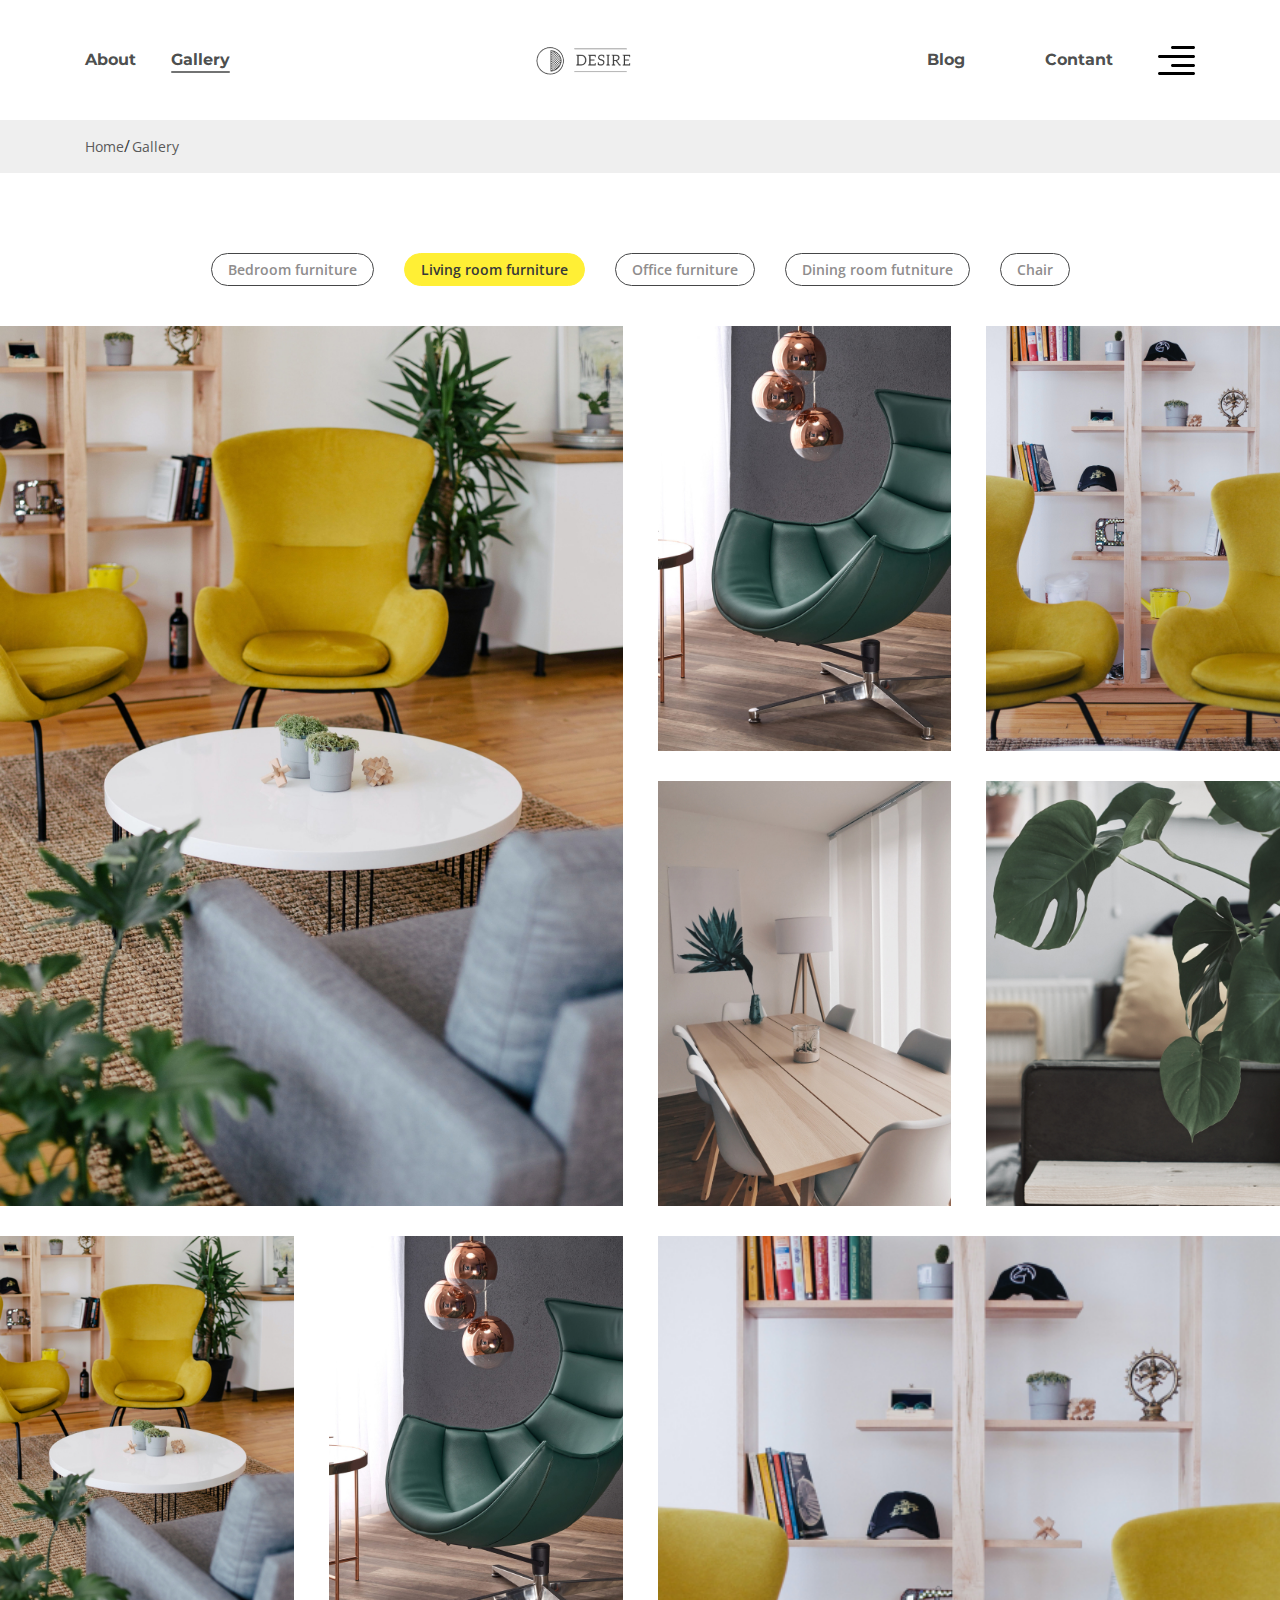
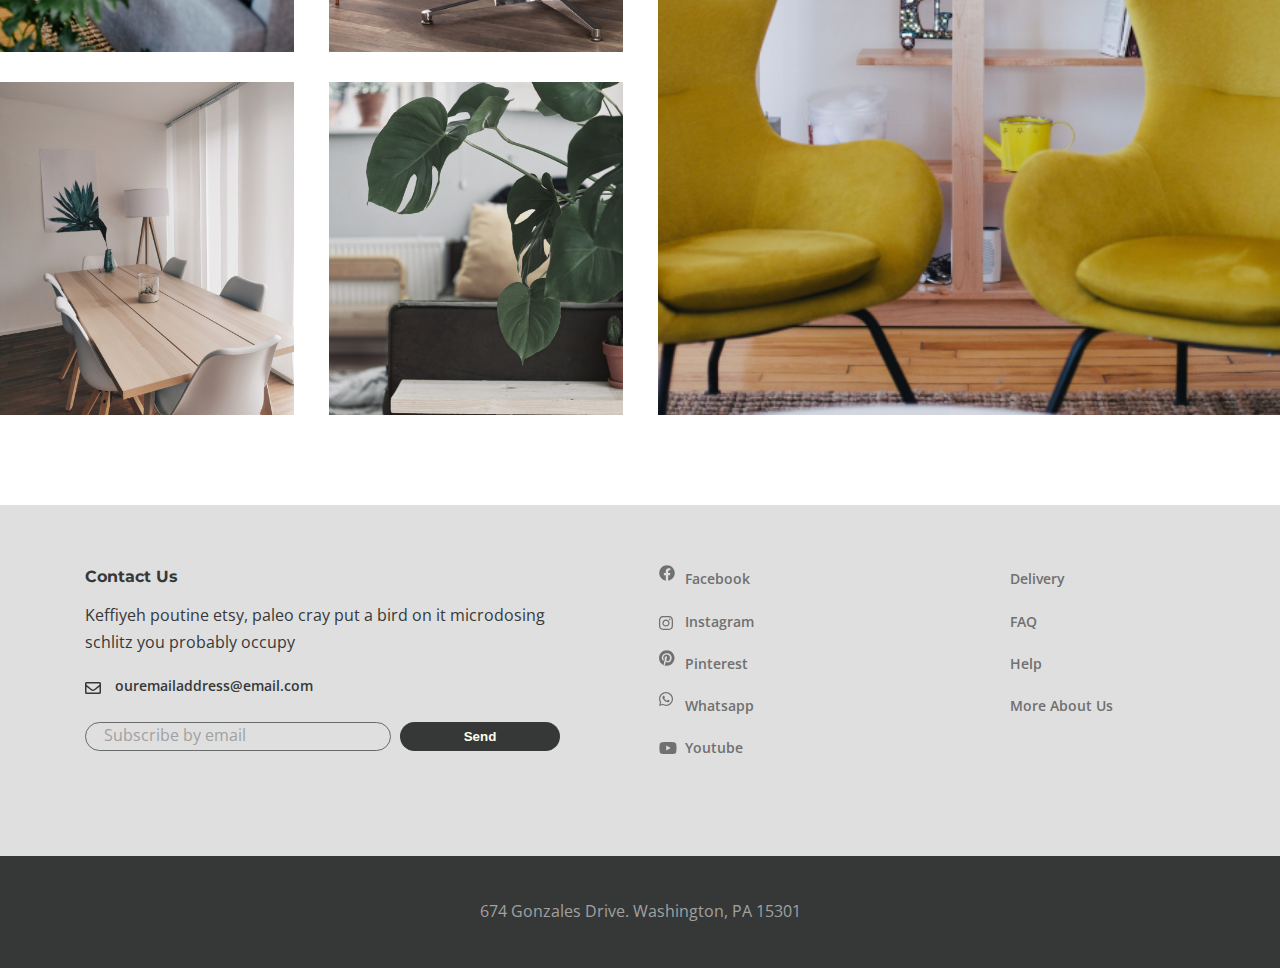
<file: gallery.html>
<!DOCTYPE html>
<html lang="en">

<head>
    <meta charset="UTF-8">
    <meta http-equiv="X-UA-Compatible" content="IE=edge">
    <link href="https://fonts.googleapis.com/css2?family=Montserrat:wght@700&family=Open+Sans:ital,wght@0,400;0,600;1,300&family=Roboto&display=swap" rel="stylesheet">
    <meta name="viewport" content="width=device-width, initial-scale=1.0">
    <script src="https://code.jquery.com/jquery-3.6.0.min.js" integrity="sha256-/xUj+3OJU5yExlq6GSYGSHk7tPXikynS7ogEvDej/m4=" crossorigin="anonymous"></script>
    <link rel="stylesheet" href="css/slick.css">
    <link rel="stylesheet" href="css/jquery.fancybox.css">
    <link rel="stylesheet" href="css/style.css">
    <title>Gallery</title>
</head>

<body>
    <div class="wrapper">
        <header class="header">
            <div class="header__container _container">
                <div class="header__inner">
                    <nav class="header__menu">
                        <ul class="menu__list">
                            <li class="meni__list-item">
                                <a href="about.html" class="menu__list-link">About</a>
                            </li>
                            <li class="menu__list-item">
                                <a href="gallery.html" class="menu__list-link menu__list-link--active">Gallery</a>
                            </li>
                        </ul>
                    </nav>
                    <a href="#" class="header__logo">
                        <img src="img/logo.png">
                    </a>
                    <nav class="header__menu">
                        <ul class="menu__list">
                            <li class="menu__list-item">
                                <a href="blog.html" class="menu__list-link">Blog</a>
                            </li>
                            <li class="menu__list-item">
                                <a href="contact.html" class="menu__list-link">Contant</a>
                            </li>
                        </ul>
                    </nav>
                    <button class="header__btn">
                <img src="img/icon_menu.svg">
            </button>
                </div>
            </div>
        </header>
        <main class="main">
            <div class="breadcrums">
                <div class="breadcrums__container _container">
                    <ul class="breadcrums__list">
                        <li class="breadcrums__item">
                            <a href="#" class="breadcrums__link">Home</a>
                        </li>
                        <li class="breadcrums__item">
                            <a href="#" class="breadcrums__link">Gallery</a>
                        </li>
                    </ul>
                </div>
            </div>
            <div class="gallery gallery-page">
                <div class="container-fluid">
                    <div class="gallery__buttons">
                        <button class="gallery__btn" data-filter=".bedroom">Bedroom furniture</button>
                        <button class="gallery__btn" data-filter=".living">Living room furniture</button>
                        <button class="gallery__btn" data-filter=".office">Office furniture</button>
                        <button class="gallery__btn" data-filter=".dining">Dining room futniture</button>
                        <button class="gallery__btn" data-filter=".chair">Chair</button>
                    </div>
                    <div class="gallery__inner">

                        <div class="gallery__items mix bedroom">
                            <a class="gallery__item" href="#">
                                <img src="img/gallery.jpg" alt="#">
                            </a>
                            <a class="gallery__item" href="#">
                                <img src="img/gallery02.jpg" alt="#">
                            </a>
                            <a class="gallery__item" href="#">
                                <img src="img/gallery03.jpg" alt="#">
                            </a>
                            <a class="gallery__item" href="#">
                                <img src="img/gallery04.jpg" alt="#">
                            </a>
                            <a class="gallery__item" href="#">
                                <img src="img/gallery05.jpg" alt="#">
                            </a>
                            <a class="gallery__item" href="#">
                                <img src="img/gallery.jpg" alt="#">
                            </a>
                            <a class="gallery__item" href="#">
                                <img src="img/gallery02.jpg" alt="#">
                            </a>
                            <a class="gallery__item" href="#">
                                <img src="img/gallery03.jpg" alt="#">
                            </a>
                            <a class="gallery__item" href="#">
                                <img src="img/gallery04.jpg" alt="#">
                            </a>
                            <a class="gallery__item" href="#">
                                <img src="img/gallery05.jpg" alt="#">
                            </a>
                        </div>
                        <div class="gallery__items mix living">
                            <a class="gallery__item" href="#">
                                <img src="img/gallery.jpg" alt="#">
                            </a>
                            <a class="gallery__item" href="#">
                                <img src="img/gallery02.jpg" alt="#">
                            </a>
                            <a class="gallery__item" href="#">
                                <img src="img/gallery03.jpg" alt="#">
                            </a>
                            <a class="gallery__item" href="#">
                                <img src="img/gallery04.jpg" alt="#">
                            </a>
                            <a class="gallery__item" href="#">
                                <img src="img/gallery05.jpg" alt="#">
                            </a>
                            <a class="gallery__item" href="#">
                                <img src="img/gallery.jpg" alt="#">
                            </a>
                            <a class="gallery__item" href="#">
                                <img src="img/gallery02.jpg" alt="#">
                            </a>
                            <a class="gallery__item" href="#">
                                <img src="img/gallery03.jpg" alt="#">
                            </a>
                            <a class="gallery__item" href="#">
                                <img src="img/gallery04.jpg" alt="#">
                            </a>
                            <a class="gallery__item" href="#">
                                <img src="img/gallery05.jpg" alt="#">
                            </a>
                        </div>

                        <div class="gallery__items mix office">
                            <a class="gallery__item" href="#">
                                <img src="img/gallery.jpg" alt="#">
                            </a>
                            <a class="gallery__item" href="#">
                                <img src="img/gallery02.jpg" alt="#">
                            </a>
                            <a class="gallery__item" href="#">
                                <img src="img/gallery03.jpg" alt="#">
                            </a>
                            <a class="gallery__item" href="#">
                                <img src="img/gallery04.jpg" alt="#">
                            </a>
                            <a class="gallery__item" href="#">
                                <img src="img/gallery05.jpg" alt="#">
                            </a>
                            <a class="gallery__item" href="#">
                                <img src="img/gallery.jpg" alt="#">
                            </a>
                            <a class="gallery__item" href="#">
                                <img src="img/gallery02.jpg" alt="#">
                            </a>
                            <a class="gallery__item" href="#">
                                <img src="img/gallery03.jpg" alt="#">
                            </a>
                            <a class="gallery__item" href="#">
                                <img src="img/gallery04.jpg" alt="#">
                            </a>
                            <a class="gallery__item" href="#">
                                <img src="img/gallery05.jpg" alt="#">
                            </a>
                        </div>
                        <div class="gallery__items mix dining">
                            <a class="gallery__item" href="#">
                                <img src="img/gallery.jpg" alt="#">
                            </a>
                            <a class="gallery__item" href="#">
                                <img src="img/gallery02.jpg" alt="#">
                            </a>
                            <a class="gallery__item" href="#">
                                <img src="img/gallery03.jpg" alt="#">
                            </a>
                            <a class="gallery__item" href="#">
                                <img src="img/gallery04.jpg" alt="#">
                            </a>
                            <a class="gallery__item" href="#">
                                <img src="img/gallery05.jpg" alt="#">
                            </a>
                            <a class="gallery__item" href="#">
                                <img src="img/gallery.jpg" alt="#">
                            </a>
                            <a class="gallery__item" href="#">
                                <img src="img/gallery02.jpg" alt="#">
                            </a>
                            <a class="gallery__item" href="#">
                                <img src="img/gallery03.jpg" alt="#">
                            </a>
                            <a class="gallery__item" href="#">
                                <img src="img/gallery04.jpg" alt="#">
                            </a>
                            <a class="gallery__item" href="#">
                                <img src="img/gallery05.jpg" alt="#">
                            </a>
                        </div>
                        <div class="gallery__items mix chair">
                            <a class="gallery__item" href="#">
                                <img src="img/gallery.jpg" alt="#">
                            </a>
                            <a class="gallery__item" href="#">
                                <img src="img/gallery02.jpg" alt="#">
                            </a>
                            <a class="gallery__item" href="#">
                                <img src="img/gallery03.jpg" alt="#">
                            </a>
                            <a class="gallery__item" href="#">
                                <img src="img/gallery04.jpg" alt="#">
                            </a>
                            <a class="gallery__item" href="#">
                                <img src="img/gallery05.jpg" alt="#">
                            </a>
                            <a class="gallery__item" href="#">
                                <img src="img/gallery.jpg" alt="#">
                            </a>
                            <a class="gallery__item" href="#">
                                <img src="img/gallery02.jpg" alt="#">
                            </a>
                            <a class="gallery__item" href="#">
                                <img src="img/gallery03.jpg" alt="#">
                            </a>
                            <a class="gallery__item" href="#">
                                <img src="img/gallery04.jpg" alt="#">
                            </a>
                            <a class="gallery__item" href="#">
                                <img src="img/gallery05.jpg" alt="#">
                            </a>
                        </div>
                    </div>
                </div>
            </div>
        </main>

        <footer class="footer ">
            <div class="footer__contant ">
                <div class="footer__container _container ">
                    <div class="footer__inner ">
                        <div class="footer__info ">
                            <h6 class="footer__info-title ">Contact Us</h6>
                            <div class="footer__info-text ">Keffiyeh poutine etsy, paleo cray put a bird on it microdosing schlitz you probably occupy</div>
                            <a href="mailto:ouremailaddress@email.com " class="info-email ">ouremailaddress@email.com</a>
                            <form class="footer__form ">
                                <input class="footer__form-input " type="text " placeholder="Subscribe by email ">
                                <button class="footer__form-btn ">Send</button>
                            </form>
                        </div>
                        <ul class="footer__social ">
                            <li class="footer__social-item ">
                                <a href=" " class="footer__social-link footer__social-link--fb ">Facebook</a>
                            </li>
                            <li class="footer__social-item ">
                                <a href=" " class="footer__social-link footer__social-link--inst ">Instagram</a>
                            </li>
                            <li class="footer__social-item ">
                                <a href=" " class="footer__social-link footer__social-link--pn ">Pinterest</a>
                            </li>
                            <li class="footer__social-item ">
                                <a href=" " class="footer__social-link footer__social-link--wa ">Whatsapp</a>
                            </li>
                            <li class="footer__social-item ">
                                <a href=" " class="footer__social-link footer__social-link--yu ">Youtube</a>
                            </li>
                        </ul>
                        <nav class="footer__menu ">
                            <ul class="footer__menu-list ">
                                <li class="footer__menu-item ">
                                    <a href=" " class="footer__menu-link ">Delivery</a>
                                </li>
                                <li class="footer__menu-item ">
                                    <a href=" " class="footer__menu-link ">FAQ</a>
                                </li>
                                <li class="footer__menu-item ">
                                    <a href=" " class="footer__menu-link ">Help</a>
                                </li>
                                <li class="footer__menu-item ">
                                    <a href=" " class="footer__menu-link ">More About Us</a>
                                </li>
                            </ul>
                        </nav>
                    </div>
                </div>
            </div>
            <div class="footer__copyright ">
                674 Gonzales Drive. Washington, PA 15301
            </div>
        </footer>
    </div>
    <script src="https://ajax.googleapis.com/ajax/libs/jquery/3.6.0/jquery.min.js"></script>
    <script src="js/slick.min.js"></script>
    <script src="js/mixitup.min.js"></script>
    <script src="js/jquery.fancybox.min.js"></script>
    <script src="js/main.js"></script>
</body>

</html>
</file>
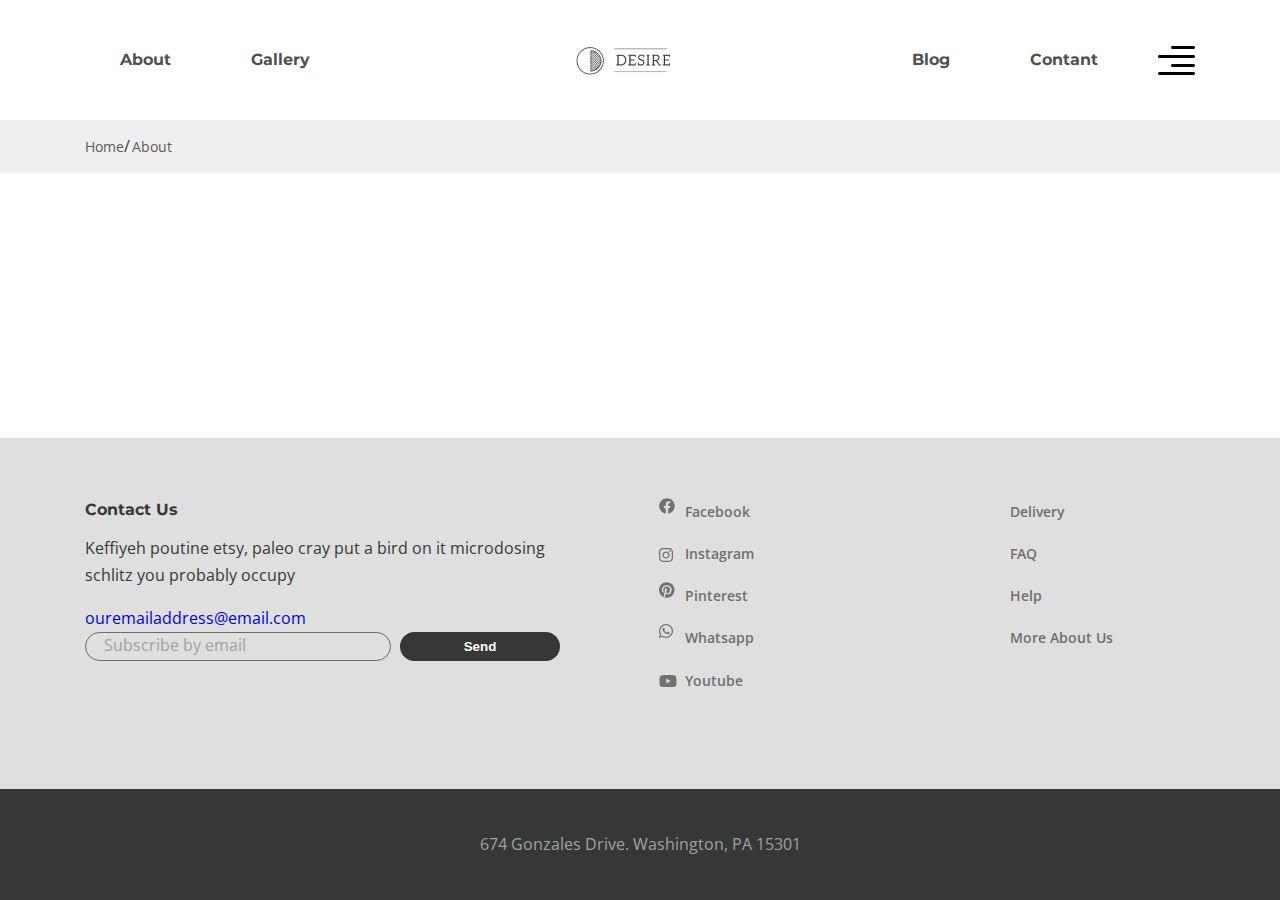
<file: page — копия — копия.html>
<!DOCTYPE html>
<html lang="en">

<head>
    <meta charset="UTF-8">
    <meta http-equiv="X-UA-Compatible" content="IE=edge">
    <link href="https://fonts.googleapis.com/css2?family=Montserrat:wght@700&family=Open+Sans:ital,wght@0,400;0,600;1,300&family=Roboto&display=swap" rel="stylesheet">
    <meta name="viewport" content="width=device-width, initial-scale=1.0">
    <script src="https://code.jquery.com/jquery-3.6.0.min.js" integrity="sha256-/xUj+3OJU5yExlq6GSYGSHk7tPXikynS7ogEvDej/m4=" crossorigin="anonymous"></script>
    <link rel="stylesheet" href="css/slick.css">
    <link rel="stylesheet" href="css/jquery.fancybox.css">
    <link rel="stylesheet" href="css/style.css">
    <title>Document</title>
</head>

<body>
    <div class="wrapper">
        <header class="header">
            <div class="header__container _container">
                <div class="header__inner">
                    <nav class=" menu ">
                        <ul class="menu__list">
                            <li class="menu__list-item">
                                <a href="#" class="menu__list-link">About</a>
                            </li>
                            <li class="menu__list-item">
                                <a href="#" class="menu__list-link">Gallery</a>
                            </li>
                        </ul>
                    </nav>
                    <a href="#" class="header__logo">
                        <img src="img/logo.png">
                    </a>
                    <nav class=" menu ">
                        <ul class="menu__list">
                            <li class="menu__list-item">
                                <a href="#" class="menu__list-link">Blog</a>
                            </li>
                            <li class="menu__list-item">
                                <a href="#" class="menu__list-link">Contant</a>
                            </li>
                        </ul>
                    </nav>
                    <div class="header__btn-menu">
                        <span></span>
                        <span></span>
                        <span></span>

                    </div>
                    <button class="header__btn">
                <img src="img/icon_menu.svg">
            </button>
                </div>
            </div>
        </header>
        <main class="main">
            <div class="breadcrums">
                <div class="breadcrums__container _container">
                    <ul class="breadcrums__list">
                        <li class="breadcrums__item">
                            <a href="#" class="breadcrums__link">Home</a>
                        </li>
                        <li class="breadcrums__item">
                            <a href="#" class="breadcrums__link">About</a>
                        </li>
                    </ul>
                </div>
            </div>
        </main>

        <footer class="footer ">
            <div class="footer__contant ">
                <div class="footer__container _container ">
                    <div class="footer__inner ">
                        <div class="footer__info ">
                            <h6 class="footer__info-title ">Contact Us</h6>
                            <div class="footer__info-text ">Keffiyeh poutine etsy, paleo cray put a bird on it microdosing schlitz you probably occupy</div>
                            <a href="mailto:ouremailaddress@email.com " class="footer__info-email ">ouremailaddress@email.com</a>
                            <form class="footer__form ">
                                <input class="footer__form-input " type="text " placeholder="Subscribe by email ">
                                <button class="footer__form-btn ">Send</button>
                            </form>
                        </div>
                        <ul class="footer__social ">
                            <li class="footer__social-item ">
                                <a href=" " class="footer__social-link footer__social-link--fb ">Facebook</a>
                            </li>
                            <li class="footer__social-item ">
                                <a href=" " class="footer__social-link footer__social-link--inst ">Instagram</a>
                            </li>
                            <li class="footer__social-item ">
                                <a href=" " class="footer__social-link footer__social-link--pn ">Pinterest</a>
                            </li>
                            <li class="footer__social-item ">
                                <a href=" " class="footer__social-link footer__social-link--wa ">Whatsapp</a>
                            </li>
                            <li class="footer__social-item ">
                                <a href=" " class="footer__social-link footer__social-link--yu ">Youtube</a>
                            </li>
                        </ul>
                        <nav class="footer__menu ">
                            <ul class="footer__menu-list ">
                                <li class="footer__menu-item ">
                                    <a href=" " class="footer__menu-link ">Delivery</a>
                                </li>
                                <li class="footer__menu-item ">
                                    <a href=" " class="footer__menu-link ">FAQ</a>
                                </li>
                                <li class="footer__menu-item ">
                                    <a href=" " class="footer__menu-link ">Help</a>
                                </li>
                                <li class="footer__menu-item ">
                                    <a href=" " class="footer__menu-link ">More About Us</a>
                                </li>
                            </ul>
                        </nav>
                    </div>
                </div>
            </div>
            <div class="footer__copyright ">
                674 Gonzales Drive. Washington, PA 15301
            </div>
        </footer>
    </div>
</body>

</html>
</file>
<file: css/style.css>
*,
*::before,
*::after {
  padding: 0;
  margin: 0;
  border: 0;
  box-sizing: border-box;
}

a {
  text-decoration: none;
}

ul,
ol,
li {
  list-style: none;
}

img {
  vertical-align: top;
}

h1,
h2,
h3,
h4,
h5,
h6 {
  font-weight: inherit;
  font-size: inherit;
}

html,
body {
  height: 100%;
  line-height: 170%;
  font-size: 16px;
  background: color #333;
  color: #363838;
  font-family: "Open Sans";
}

.wrapper {
  min-height: 100%;
}

.blog-one__comments-name, .blog-one__comments-title, .blog-one__tags-title, .recent-post__title, .blog__blockquote-author, .blog__item-title, .blog__category-title, .blog__tags-title, .contact-slider__title, .contact__title, .inspiration__item, .inspiration__title, .about__title, .about__prev-title, .blog-box__item-title, .blog-box__title, .works-path__item-title, .works-path__title, .decor__title, .collection__info-title, .new-collection__title, .footer__info-title, .menu__list-link {
  font-family: "Montserrat", sans-serif;
  font-weight: 700;
  line-height: 120%;
}

.wrapper {
  display: flex;
  flex-direction: column;
  min-height: 100%;
}

.main {
  flex: 1 0 auto;
}

.footer {
  flex: 0 0 auto;
}

._container {
  max-width: 1140px;
  margin: 0 auto;
  padding: 0 15px;
}

._container-fluid {
  max-width: 1920px;
  margin: 0 auto;
  padding: 0 15px;
}

.info-email {
  font-weight: 600;
  font-size: 14px;
  color: #363838;
  margin-bottom: 22px;
  padding-left: 30px;
  display: inline-block;
  position: relative;
}
.info-email::before {
  content: "";
  background-image: url(../img/f01.svg);
  position: absolute;
  width: 16px;
  height: 12px;
  left: 0;
  bottom: 6px;
}

.btn__menu {
  width: 40px;
  display: none;
}

.btn__menu div {
  height: 5px;
  background-color: #363838;
  margin-bottom: 5px;
}

/*---------------------------------------------------*/
.slick-dots {
  display: flex;
  justify-content: center;
  align-items: center;
}
.slick-dots li {
  margin: 0 15px;
}
.slick-dots li.slick-active button {
  background-color: #FFEf35;
}
.slick-dots button {
  background-color: #363838;
  border: none;
  width: 8px;
  height: 8px;
  border-radius: 50%;
  padding: 0;
  font-size: 0;
}

.header__inner {
  display: flex;
  justify-content: space-between;
  align-items: center;
  height: 120px;
}
.header__logo {
  margin: 0 auto;
}
.header__btn {
  background-color: transparent;
  border: none;
  padding: 0;
  cursor: pointer;
}

.menu {
  padding-right: 15px;
}
.menu__list {
  display: flex;
}
.menu__list-link {
  color: rgba(54, 56, 56, 0.9033);
  line-height: 137%;
}
.menu__list-item {
  padding-left: 35px;
  padding-right: 45px;
}
.menu__list-link--active {
  padding-bottom: 4px;
  position: relative;
}
.menu__list-link--active::after {
  content: "";
  position: absolute;
  bottom: 0;
  left: 0;
  right: 0;
  height: 2px;
  border-radius: 1px;
  background-color: rgba(54, 56, 56, 0.7);
}

/*------------------------------------------------------------*/
.breadcrums {
  background-color: rgba(223, 223, 223, 0.5);
  padding: 13px 14px;
  position: relative;
  z-index: 999;
}
.breadcrums__list {
  display: flex;
  overflow-x: auto;
}
.breadcrums__item {
  position: relative;
  padding-right: 8px;
}
.breadcrums__item::after {
  content: "/";
  position: absolute;
}
.breadcrums__item:last-child::after {
  display: none;
}
.breadcrums__link {
  font-size: 14px;
  color: #5A5A5A;
}

/*--------------------------------------------------------*/
.footer__contant {
  background: #dfdfdf;
  padding: 60px 0 80px;
}
.footer__inner {
  display: flex;
  justify-content: space-between;
}
.footer__info {
  max-width: 540px;
}
.footer__info-title {
  color: #363838;
  margin-bottom: 14px;
  line-height: 144%;
}
.footer__info-text {
  margin: 0px 0px 16px 0px;
  max-width: 475px;
  line-height: 169%;
}
.footer__form {
  display: flex;
}
.footer__form-input {
  width: 100%;
  padding: 6px 10px 6px 18px;
  border-radius: 21px;
  background: transparent;
  border: 1px solid rgba(54, 56, 56, 0.7);
}
.footer__form-input::-moz-placeholder {
  font-family: "Open Sans";
  font-weight: 400;
  font-size: 16px;
  line-height: 175%;
  color: #A1A1A1;
}
.footer__form-input:-ms-input-placeholder {
  font-family: "Open Sans";
  font-weight: 400;
  font-size: 16px;
  line-height: 175%;
  color: #A1A1A1;
}
.footer__form-input::placeholder {
  font-family: "Open Sans";
  font-weight: 400;
  font-size: 16px;
  line-height: 175%;
  color: #A1A1A1;
}
.footer__form-btn {
  background-color: #363838;
  border: none;
  color: #fffff0;
  border-radius: 21px;
  font-weight: 600;
  padding: 6px 12px;
  min-width: 160px;
  margin-left: 9px;
}
.footer__social {
  width: 125px;
  margin-right: auto;
  margin-left: 99px;
}
.footer__social-item, .footer__menu-item {
  margin-bottom: 15px;
}
.footer__social-link {
  padding-left: 26px;
  position: relative;
}
.footer__social-link::before {
  content: "";
  position: absolute;
  left: 0;
  width: 16px;
  height: 16px;
}
.footer__social-link--fb::before {
  background-image: url(../img/facebook.svg);
}
.footer__social-link--inst::before {
  background-image: url(../img/instagram.svg);
  width: 14px;
  height: 14px;
  top: 4px;
}
.footer__social-link--pn::before {
  background-image: url(../img/Pinterest.svg);
}
.footer__social-link--wa::before {
  background-image: url(../img/whatsapp.svg);
  width: 14px;
  height: 14px;
}
.footer__social-link--yu::before {
  background-image: url(../img/youtube.svg);
  width: 18px;
  height: 12px;
  top: 4px;
}
.footer__social-link, .footer__menu-link {
  font-weight: 600;
  font-size: 14px;
  color: #707070;
}
.footer__menu {
  margin-right: 60px;
  width: 125px;
}
.footer__copyright {
  background: #363838;
  color: #A1A1A1;
  padding: 42px 10px;
  text-align: center;
}

/*-------------------------------------------------*/
.top__inner {
  padding-bottom: 70px;
  position: relative;
}
.top__inner::after {
  content: "";
  background-image: url(../img/main_slider.jpg);
  width: 100%;
  height: 722px;
  position: absolute;
  top: 0;
  z-index: -1;
}
.top__sliper-item {
  display: flex !important;
  justify-content: center;
  align-items: center;
}
.top__slider-img {
  margin-left: -15%;
}
.top__slider-info {
  max-width: 675px;
  margin: 174px 0px 145px 19px;
}
.top__slider-title {
  font-family: Montserrat;
  font-style: normal;
  font-weight: bold;
  font-size: 110px;
  line-height: 121%;
  color: #363838;
  margin-bottom: 26px;
  padding-bottom: 26px;
  position: relative;
}
.top__slider-title::after {
  content: "";
  position: absolute;
  left: 0;
  bottom: 0;
  width: 185px;
  height: 1px;
  background-color: #6D7278;
}
.top__slider-text {
  line-height: 169%;
  color: #5A5A5A;
  max-width: 585px;
}

.new-collection {
  text-align: center;
  padding: 45px 0px 35px;
}
.new-collection__title {
  color: #363838;
  font-size: 36px;
  line-height: 142%;
  padding-bottom: 25px;
  margin-bottom: 25px;
  position: relative;
}
.new-collection__title::after {
  content: "";
  position: absolute;
  width: 250px;
  height: 1px;
  bottom: 0;
  margin: 0 auto;
  background: #6D7278;
  left: 0;
  right: 0;
}
.new-collection__text {
  max-width: 730px;
  margin: 0 auto 30px;
}

.collection {
  display: grid;
  grid-template-columns: repeat(5, 1fr);
  grid-gap: 30px;
  padding-bottom: 70px;
}
.collection__item {
  position: relative;
}
.collection__item:hover .collection__info {
  opacity: 1;
}
.collection__images {
  min-height: 350px;
  -o-object-fit: cover;
     object-fit: cover;
}
.collection__info {
  position: absolute;
  top: 0;
  left: 0;
  right: 0;
  bottom: 0;
  background-color: rgba(255, 255, 255, 0.7);
  padding: 10px;
  display: flex;
  flex-direction: column;
  align-items: center;
  justify-content: center;
  color: #363838;
  opacity: 0;
  transition: all 0.5s;
}
.collection__info-title {
  font-weight: bold;
  font-size: 20px;
  line-height: 120%;
  padding-bottom: 19px;
  margin-bottom: 19px;
  position: relative;
}
.collection__info-title::after {
  content: "";
  margin: 0 auto;
  position: absolute;
  bottom: 0;
  width: 80%;
  height: 1px;
  background: #6D7278;
  left: 0;
  right: 0;
}
.collection__info-text {
  font-weight: 600;
  font-size: 14px;
  color: #707070;
}

/*-----------------------------------------*/
.decor {
  padding: 170px 0px 155px;
  background-image: url(../img/decor.jpg);
  background-size: cover;
  background-repeat: no-repeat;
}
.decor__title {
  color: #363838;
  font-weight: bold;
  font-size: 60px;
  line-height: 133%;
  max-width: 730px;
  margin-bottom: 22px;
  padding-bottom: 22px;
  position: relative;
}
.decor__title::after {
  content: "";
  position: absolute;
  left: 0;
  bottom: 0;
  width: 200px;
  height: 1px;
  background: #6D7278;
}
.decor__text {
  max-width: 540px;
}

/*---------------------------------------------------*/
.works-path {
  padding: 80px 0px 30px;
}
.works-path__title {
  text-align: center;
  color: #363838;
  font-size: 36px;
  margin-bottom: 40px;
  line-height: 142%;
}
.works-path__items-box {
  display: flex;
  align-items: flex-end;
  border-bottom: 2px solid rgba(54, 56, 56, 0.7);
  position: relative;
}
.works-path__items-box::before {
  content: "";
  position: absolute;
  bottom: -5px;
  left: 0;
  width: 10px;
  height: 10px;
  border-radius: 50%;
  background-color: #363838;
}
.works-path__item {
  width: 250px;
  display: flex;
  flex-wrap: wrap;
  align-items: center;
  position: relative;
}
.works-path__item--prodaction {
  margin-left: 317px;
}
.works-path__item--prodaction::after {
  content: "";
  position: absolute;
  bottom: 0;
  left: 0;
  width: 2px;
  height: 20px;
  background-color: rgba(54, 56, 56, 0.7);
}
.works-path__item--consultation, .works-path__item--prodaction {
  padding-bottom: 38px;
}
.works-path__item--measurements {
  padding-top: 38px;
  margin-left: 305px;
}
.works-path__item--measurements::before {
  content: "";
  position: absolute;
  top: 0;
  left: 0;
  width: 2px;
  height: 20px;
  background-color: rgba(54, 56, 56, 0.7);
}
.works-path__item-title {
  margin-left: 13px;
  color: #363838;
}
.works-path__item-text {
  margin-top: 13px;
}

/*---------------------------------------------------*/
.gallery {
  padding: 80px 0px 90px;
}
.gallery__items {
  display: grid;
  grid-template-columns: repeat(4, 1fr);
  grid-template-rows: repeat(2, 1fr);
  grid-gap: 30px 35px;
}
.gallery__item:first-child {
  grid-column: span 2;
  grid-row: span 2;
}
.gallery__item img {
  -o-object-fit: cover;
     object-fit: cover;
  width: 100%;
  height: 100%;
  max-height: 1150px;
}
.gallery__buttons {
  text-align: center;
  margin-bottom: 40px;
}
.gallery__btn {
  margin: 0 13px;
  background-color: transparent;
  color: #8F8D8D;
  border: 1px solid #454647;
  padding: 6px 16px;
  font-size: 14px;
  font-weight: 600;
  border-radius: 20px;
  font-family: Open Sans;
  cursor: pointer;
}
.gallery .mixitup-control-active {
  background-color: #FFEf35;
  border: 1px solid #FFEf35;
  color: #363838;
}
.gallery.gallery-page .gallery__item img {
  max-height: 1164px;
}
.gallery.gallery-page .gallery__item:nth-child(8) {
  grid-column: span 2;
  grid-row: span 2;
}

/*-------------------------------------*/
.blog-box {
  padding-bottom: 100px;
}
.blog-box__title {
  color: #363838;
  font-size: 36px;
  line-height: 146%;
  margin: 0 auto 30px;
  text-align: center;
  max-width: 430px;
}
.blog-box__items {
  display: grid;
  grid-template-columns: 1fr 1fr;
  grid-gap: 30px;
}
.blog-box__img {
  display: inline-block;
  margin-bottom: 19px;
}
.blog-box__links {
  margin-bottom: 9px;
  font-size: 14px;
  font-weight: 600;
  color: rgba(112, 112, 112, 0.4392156863);
}
.blog-box__date, .blog-box__author, .blog-box__theme {
  color: inherit;
}
.blog-box__item-title {
  color: #363838;
  font-size: 24px;
  line-height: 158%;
}

/*----------------------ABOUT---------------------------------*/
.about__prev {
  background-image: url(../img/aboutus.jpg);
  text-align: center;
  padding: 160px 0;
  margin-top: -53px;
}
.about__prev-title {
  color: #363838;
  font-size: 60px;
  line-height: 120%;
}
.about__content {
  padding: 130px 0px 40px;
}
.about__title {
  color: #363838;
  font-size: 35px;
  line-height: 166%;
  padding-bottom: 22px;
  margin-bottom: 22px;
  position: relative;
}
.about__title::after {
  position: absolute;
  content: "";
  left: 0;
  bottom: 0;
  width: 250px;
  height: 1px;
  background-color: #6D7278;
}
.about__text {
  font-family: Open Sans;
  font-size: 16px;
  line-height: 169%;
  padding-left: 284px;
}
.about__text p {
  margin-bottom: 30px;
}
.about__popup {
  background: url(../img/video_post.jpg);
  background-repeat: no-repeat;
  background-position: top center;
  background-size: cover;
  text-align: center;
  min-height: 414px;
  display: flex;
  align-items: center;
  justify-content: center;
}
/*---------------------------------------------------------*/
.inspiration {
  padding-top: 100px;
  position: relative;
}
.inspiration::after {
  content: "";
  position: absolute;
  bottom: 0;
  left: 0;
  right: 0;
  position: absolute;
  background-image: url(../img/Object.jpg);
  height: 370px;
  z-index: -1;
}
.inspiration__inner {
  display: flex;
  justify-content: center;
  align-items: center;
}
.inspiration__images {
  margin-right: 78px;
  margin-left: -230px;
}
.inspiration__content {
  max-width: 825px;
}
.inspiration__title {
  color: #363838;
  font-size: 36px;
  line-height: 167%;
  padding-bottom: 16px;
  margin-bottom: 24px;
  position: relative;
}
.inspiration__title::after {
  position: absolute;
  content: "";
  left: 0;
  bottom: 0;
  width: 200px;
  height: 2px;
  background-color: #6D7278;
}
.inspiration__text {
  font-size: 16px;
  line-height: 169%;
  margin-bottom: 30px;
}
.inspiration__item {
  line-height: 169%;
  color: #363838;
  margin-bottom: 33px;
}
.inspiration__item-content {
  display: flex;
  justify-content: space-between;
  padding-bottom: 14px;
  border-bottom: 2px solid #fff;
  border-radius: 4px;
}
.inspiration__line {
  height: 2px;
  border-radius: 4px;
  background-color: #363838;
  margin-top: -2px;
}

.partners {
  padding: 16px 0px 60px;
}
.partners__items {
  display: grid;
  grid-template-columns: repeat(5, 1fr);
}
.partners__image {
  margin: 0 auto;
}

/*-------------map----------------------*/
.map {
  margin-top: -53px;
  margin-bottom: 50px;
}
.map iframe {
  height: 578px;
}

/*--------------contact------------------*/
.contact {
  margin-bottom: 100px;
}
.contact__title {
  color: #363838;
  font-size: 36px;
  line-height: 166%;
  margin-bottom: 35px;
  padding-bottom: 40px;
  position: relative;
}
.contact__title::after {
  position: absolute;
  content: "";
  left: 0;
  bottom: 0;
  width: 200px;
  height: 2px;
  background-color: #6D7278;
}
.contact__social {
  padding-left: 284px;
  display: flex;
  margin-bottom: 20px;
}
.contact__item + .contact__item {
  padding-left: 30px;
}
.contact__box {
  padding-left: 284px;
}
.contact__text {
  margin-bottom: 10px;
  line-height: 150%;
}
.contact__phone {
  line-height: 150%;
  color: #5a5a5a;
}
.contact__st {
  line-height: 150%;
}
.contact__city {
  line-height: 150%;
  margin-bottom: 16px;
}
.contact__form {
  padding-left: 264px;
  display: flex;
  justify-content: space-between;
  flex-wrap: wrap;
}
.contact__form-input {
  border: 1px solid #DFDFDF;
  border-radius: 20px;
  padding: 6px 17px;
  margin-bottom: 13px;
  width: 48.5%;
}
.contact__form-input::-moz-placeholder {
  font-family: Open Sans;
  font-weight: 400;
  font-size: 16px;
  line-height: 175%;
  color: #A1A1A1;
}
.contact__form-input:-ms-input-placeholder {
  font-family: Open Sans;
  font-weight: 400;
  font-size: 16px;
  line-height: 175%;
  color: #A1A1A1;
}
.contact__form-input::placeholder {
  font-family: Open Sans;
  font-weight: 400;
  font-size: 16px;
  line-height: 175%;
  color: #A1A1A1;
}
.contact__form-area {
  width: 100%;
  border: 1px solid #DFDFDF;
  border-radius: 24px;
  padding: 14px 17px;
  margin-bottom: 20px;
  min-height: 125px;
  resize: none;
}
.contact__form-area::-moz-placeholder {
  font-family: Open Sans;
  font-weight: 400;
  font-size: 16px;
  line-height: 175%;
  color: #A1A1A1;
}
.contact__form-area:-ms-input-placeholder {
  font-family: Open Sans;
  font-weight: 400;
  font-size: 16px;
  line-height: 175%;
  color: #A1A1A1;
}
.contact__form-area::placeholder {
  font-family: Open Sans;
  font-weight: 400;
  font-size: 16px;
  line-height: 175%;
  color: #A1A1A1;
}
.contact__form-btn {
  display: flex;
  align-items: center;
  justify-content: center;
  background: #363838;
  border-radius: 21px;
  padding: 6px 60px;
  font-weight: 600;
  font-size: 16px;
  line-height: 175%;
  text-align: center;
  color: #FFFFF0;
  cursor: pointer;
}

/*--------------------------------------------------*/
.contact-slider {
  padding-bottom: 120px;
}
.contact-slider__link {
  margin-bottom: 20px;
  position: relative;
}
.contact-slider__link:hover .contact-slider__title {
  opacity: 1;
}
.contact-slider__img {
  width: 170px;
  height: 170px;
  -o-object-fit: cover;
     object-fit: cover;
}
.contact-slider__title {
  transition: all 0.5s;
  position: absolute;
  top: 0;
  left: 0;
  bottom: 0;
  right: 0;
  display: flex;
  justify-content: center;
  align-items: center;
  background-color: rgba(255, 255, 255, 0.6);
  color: #363838;
  line-height: 137%;
  padding: 0 15px;
  opacity: 0;
}

/*----------------------------------------------*/
.blog {
  padding: 60px 0 100px;
}
.blog__inner {
  display: flex;
  justify-content: space-between;
}
.blog__items {
  max-width: 730px;
}
.blog__category {
  margin-bottom: 36px;
}
.blog__category-title, .blog__tags-title {
  margin-bottom: 15px;
  color: #363838;
  line-height: 23px;
}
.blog__category-item {
  margin-bottom: 12px;
}
.blog__category-link {
  color: inherit;
}
.blog__tags {
  margin-bottom: 50px;
}
.blog__tags-link {
  color: #8F8D8D;
  font-weight: 600;
  font-size: 14px;
  padding: 0 16px;
  margin-bottom: 10px;
  margin-right: 10px;
  display: inline-block;
  opacity: 0.5;
  border: 1px solid #454647;
  border-radius: 14px;
  line-height: 20px;
}
.blog__social {
  display: flex;
}
.blog__social-item {
  margin-right: 20px;
}
.blog__item {
  margin-bottom: 80px;
}
.blog__item-img {
  max-width: 730px;
}
.blog__item-info {
  padding: 25px 0 10px;
  font-weight: 600;
  font-size: 16px;
  color: rgba(112, 112, 112, 0.4392156863);
}
.blog__item-info a {
  color: inherit;
}
.blog__item-title {
  color: #363838;
  font-weight: bold;
  font-size: 24px;
  line-height: 158%;
  color: #363838;
}
.blog__blockquote {
  background: rgba(223, 223, 223, 0.5);
  margin-bottom: 50px;
  padding: 54px 64px;
  font-weight: 600;
  font-style: italic;
  font-size: 24px;
  line-height: 158%;
  text-align: center;
  color: #363838;
}
.blog__blockquote-author {
  font-size: 16px;
  line-height: 22px;
  color: #363838;
  margin-top: 23px;
  padding-top: 23px;
  position: relative;
}
.blog__blockquote-author::before {
  content: "";
  position: absolute;
  left: 0;
  right: 0;
  top: 0;
  background: #6D7278;
  border-radius: 1px;
  height: 1px;
  width: 200px;
  margin: 0 auto;
}
.blog__item-popup {
  position: absolute;
  left: 50%;
  top: 50%;
  transform: translate(-50%, -50%);
}
.article-popup__box {
  position: relative;
}

.article-slider__arrow {
  padding: 0;
  border: 0;
  background: transparent;
  position: absolute;
  top: 50%;
  transition: translateY(-50%);
  z-index: 10;
  cursor: pointer;
}
.article-slider__arrowleft {
  left: 16px;
}
.article-slider__arrowright {
  right: 16px;
}
.aside {
  width: 350px;
  margin-left: 30px;
}
.aside__search {
  position: relative;
  margin-bottom: 40px;
}
.aside__search-input {
  padding: 6px 45px 6px 18px;
  border: 1px solid rgba(54, 56, 56, 0.7);
  border-radius: 20px;
  color: #A1A1A1;
  display: block;
  width: 100%;
}
.aside__search-input ::-moz-placeholder {
  font-family: Open Sans;
  font-style: normal;
  font-weight: normal;
  font-size: 14px;
  line-height: 200%;
}
.aside__search-input :-ms-input-placeholder {
  font-family: Open Sans;
  font-style: normal;
  font-weight: normal;
  font-size: 14px;
  line-height: 200%;
}
.aside__search-input ::placeholder {
  font-family: Open Sans;
  font-style: normal;
  font-weight: normal;
  font-size: 14px;
  line-height: 200%;
}
.aside__search-btn {
  background-color: transparent;
  position: absolute;
  top: 8px;
  right: 13px;
  cursor: pointer;
}
.recent-post {
  margin-bottom: 40px;
}
.recent-post__title {
  margin-bottom: 24px;
  color: #363838;
  line-height: 23px;
}
.recent-post__item {
  margin-bottom: 11px;
}
.recent-post__item-title {
  display: block;
  color: inherit;
}
.recent-post__date, .recent-post__author {
  color: #A1A1A1;
  font-size: 14px;
}

/*---------------------------------------------------*/
.pagination {
  display: flex;
  justify-content: center;
}
.pagination__arrow {
  margin: 0 6px;
  cursor: pointer;
}
.pagination__list {
  display: flex;
}
.pagination__list-item {
  margin: 0 6px;
}
.pagination__list-num {
  font-size: 14;
  font-weight: 600;
  color: #707070;
}
.pagination__list-num--active {
  color: #363838;
}
.pagination__arrow--disabled {
  opacity: 0;
  pointer-events: none;
  cursor: pointer;
}

/*----------------------------------------------*/
.blog-one__item p {
  margin-bottom: 40px;
}
.blog-one__item blockquote {
  font-style: italic;
  font-weight: 300;
  font-size: 24px;
  line-height: 158%;
  color: #363838;
  margin-left: 40px;
  margin-bottom: 30px;
  padding: 0 40px;
}
.blog-one__item .blog__blockquote-author::before {
  margin-right: auto;
  margin-left: 0;
}

.blog-one__tags {
  margin-bottom: 30px;
}
.blog-one__tags-title {
  color: #363838;
  font-weight: bold;
  font-size: 20px;
  line-height: 155%;
  margin-bottom: 10px;
}
.blog-one__tags-link {
  margin-bottom: 10px;
  display: inline-block;
  margin-right: 23px;
  padding: 0 16px;
  font-weight: 600;
  font-size: 14px;
  line-height: 200%;
  text-align: center;
  color: #8F8D8D;
  border: 1px solid rgba(69, 70, 71, 0.5);
  border-radius: 14px;
}
.blog-one__links {
  padding: 40px 0 30px;
  border-top: 1px solid #dfdfdf;
  border-bottom: 1px solid #dfdfdf;
  display: flex;
  justify-content: space-between;
}
.blog-one__link {
  width: 243px;
  position: relative;
  color: #707070;
  font-size: 14px;
  font-weight: 600;
}
.blog-one__link::before {
  position: absolute;
  content: "";
  top: 50%;
  transform: translateY(-50%);
  width: 12px;
  height: 23px;
}
.blog-one__link-prev {
  padding-left: 44px;
}
.blog-one__link-prev::before {
  background-image: url(../img/Pathleft.svg);
  left: 0;
}
.blog-one__link-next {
  padding-right: 44px;
  text-align: right;
}
.blog-one__link-next::before {
  right: 0;
  background-image: url(../img/Pathright.svg);
}

.blog-one__comments-title {
  color: #363838;
  font-weight: bold;
  font-size: 20px;
  line-height: 155%;
  margin-bottom: 15px;
}
.blog-one__comments-item {
  display: flex;
  justify-content: space-between;
  align-items: start;
  margin-bottom: 40px;
}
.blog-one__comments-avatar {
  width: 64px;
  height: 64px;
  -o-object-fit: cover;
     object-fit: cover;
  border-radius: 50%;
  margin-right: 13px;
}
.blog-one__comments-name {
  color: #363838;
  line-height: 23;
}
.blog-one__comments-date {
  margin-bottom: 10px;
  font-size: 14px;
  color: #A1A1A1;
}
.blog-one__comments-btn {
  background: transparent;
  padding: 0;
  font-size: 14px;
  margin-left: 5px;
  font-weight: 600;
  color: #707070;
}

@media (max-width: 1700px) {
  .contant-sloder__img {
    width: 100%;
  }
}
@media (max-width: 1366px) {
  .collection {
    grid-template-columns: repeat(3, 1fr);
  }
  .collection__images {
    width: 100%;
  }
  .partners__items {
    grid-template-columns: repeat(2, 1fr);
  }
  .map {
    margin-top: 0;
  }
}
@media (max-width: 1200px) {
  .top__slider-title {
    font-size: 64px;
    line-height: 74px;
  }
  .top__slider-img {
    height: 640px;
  }
  .contact-slider__img {
    height: 240px;
  }
  .blog-box__items {
    display: flex;
    flex-wrap: wrap;
  }
}
@media (max-width: 1040px) {
  .blog__inner {
    flex-wrap: wrap;
  }
  .blog__items {
    max-width: 100%;
  }
  .blog__item-img {
    width: 100%;
  }
  .aside {
    width: 100%;
    margin-left: 0;
    order: -1;
    margin-bottom: 50px;
  }
}
@media (max-width: 992px) {
  .footer__info {
    width: 380px;
  }
  .gallery__items {
    grid-gap: 30px;
  }
  .gallery__btn {
    margin: 0;
    padding: 6px 10px;
  }
  .about__text {
    padding-left: 0;
  }
  .about__content {
    padding: 40px 0;
  }
  .inspiration__images {
    display: none;
  }
}
@media (max-width: 840px) {
  .top__inner::after {
    height: 100%;
  }
  .top__slider-title {
    font-size: 44px;
    line-height: 54px;
  }
  .top__slider-img {
    height: 540px;
  }
  .collection {
    grid-template-columns: repeat(2, 1fr);
  }
  .works-path__item {
    width: 350px;
  }
  .works-path__item--prodaction {
    margin-left: 50px;
  }
  .contact .contact__social {
    padding-left: 0;
  }
  .contact__box, .contact__form {
    padding-left: 0;
  }
}
@media (max-width: 768px) {
  .header__btn {
    display: none;
  }
  .header__logo {
    margin: 0;
  }
  .menu__list-item {
    padding-left: 0;
  }
  .menu__list-item + .menu__list-item {
    padding-right: 0;
  }
  .footer__inner {
    flex-wrap: wrap;
    justify-content: center;
  }
  .footer__info {
    width: 100%;
    margin-bottom: 50px;
  }
  .footer__info-text {
    width: 100%;
  }
  .footer__menu {
    margin-right: auto;
    margin-left: auto;
  }
  .footer__social {
    margin-right: auto;
    margin-left: auto;
  }
  .decor {
    padding: 70px 0 55px;
  }
  .decor__title {
    font-size: 28px;
    line-height: 38px;
  }
  .works-path__item--measurements {
    margin-left: 100px;
  }
  .gallery {
    padding: 0px 0 40px;
  }
  .gallery__buttons {
    display: grid;
  }
  .gallery__btn {
    margin-bottom: 10px;
  }
  .about__prev {
    padding: 80px 0;
  }
  .partners__items {
    grid-template-columns: repeat(2, 1fr);
  }
  .about__title {
    font-size: 26px;
  }
  .about__text {
    font-size: 14px;
  }
  .about__content {
    padding: 0 0;
  }
  .map iframe {
    height: 300px;
  }
}
@media (max-width: 650px) {
  .top__inner {
    padding-bottom: 30px;
  }
  .top__slider-img {
    display: none !important;
  }
  .top__slider-text {
    margin-bottom: 15px;
  }
  .works-path {
    padding: 40px 0 20px;
  }
  .works-path__title {
    font-size: 28px;
    line-height: 36px;
    margin-bottom: 20px;
  }
  .works-path__items-box::before, .works-path__item--prodaction::after, .works-path__item--measurements::before {
    display: none;
  }
  .works-path__items-box {
    border: none;
    flex-wrap: wrap;
  }
  .works-path__item--measurements {
    margin-left: 0;
    padding-bottom: 25px;
    padding-top: 0;
  }
  .works-path__item--prodaction {
    margin-left: 0;
    order: 1;
  }
  .works-path__item {
    width: 100%;
  }
  .works-path__item--consultation {
    padding-bottom: 25px;
  }
  .blog-box__title {
    font-size: 26px;
  }
  .blog-box__items {
    display: block;
  }
  .blog-box__img-link {
    display: block;
  }
  .blog-box__img {
    width: 100%;
  }
  .blog-box__item {
    margin-bottom: 20px;
  }
  .partners {
    display: none;
  }
  .inspiration {
    padding-left: 10px;
    padding-top: 40px;
  }
  .inspiration__title {
    font-size: 26px;
  }
  .slick-dots li {
    margin: 0 5px;
  }
}
@media (max-width: 540px) {
  .menu {
    padding-right: 0;
    width: 100%;
    background-color: white;
    position: relative;
    z-index: 1100;
    text-align: center;
    transform: translateY(-350px);
    transition: all 0.5s;
  }
  .menu--open {
    transform: translateY(30px);
  }
  .menu__list {
    display: block;
  }
  .menu__list-item {
    padding-right: 0;
  }
  .menu__list-link {
    display: block;
    padding: 15px 0;
  }
  .header__logo {
    position: relative;
    z-index: 12;
    order: -1;
  }
  .header__inner {
    flex-wrap: wrap;
    padding-top: 50px;
  }
  .header__btn-menu {
    display: block;
    background-color: transparent;
    border: none;
    cursor: pointer;
    order: -1;
  }
  .header__btn-menu span {
    background-color: #000;
    width: 37px;
    height: 3px;
    border-radius: 4px;
    display: block;
    margin: 6px 0px;
  }
  .top__slider-info {
    margin: 60px 0px 60px 19px;
  }
  .collection {
    grid-template-columns: repeat(1, 1fr);
  }
  .new-collection__title {
    padding-bottom: 15px;
    margin-bottom: 15px;
  }
  .new-collection .menu__list-link, .new-collection .footer__info-title, .new-collection .new-collection__title, .new-collection .collection__info-title, .new-collection .decor__title, .new-collection .works-path__title, .new-collection .works-path__item-title, .new-collection .blog-box__title, .new-collection .blog-box__item-title, .new-collection .about__prev-title, .new-collection .about__title, .new-collection .inspiration__title, .new-collection .inspiration__item, .new-collection .contact__title, .new-collection .contact-slider__title, .new-collection .blog__category-title, .new-collection .blog__tags-title, .new-collection .blog__item-title, .new-collection .blog__blockquote-author, .new-collection .recent-post__title, .new-collection .blog-one__tags-title, .new-collection .blog-one__comments-title, .new-collection .blog-one__comments-name {
    font-size: 28px;
    line-height: 36px;
  }
  .new-collection__text {
    margin: 0 auto 10px;
  }
  .works-path__item-title {
    font-size: 16px;
    line-height: 27px;
  }
  .gallery__items {
    grid-template-columns: repeat(1, 1fr);
  }
  .gallery__item:first-child {
    grid-column: 2;
    grid-row: 1;
  }
  .gallery.gallery-page .gallery__item:nth-child(8) {
    grid-column: 1;
    grid-row: 1;
  }
  .blog-box {
    padding-bottom: 10px;
  }
  .blog-box__item-title {
    font-size: 20px;
  }
  .about__prev-title {
    font-size: 36px;
  }
  .about__text p {
    margin-bottom: 15px;
  }
  .inspiration__item-text, .inspiration__num {
    font-size: 16px;
  }
  .inspiration__item-text {
    margin-right: 10px;
  }
  .menu__list-link--active::after {
    background-color: white;
  }
  .contact__form-input {
    width: 100%;
  }
  .blog__category-title,
.recent-post__title,
.blog-tags-title,
.blog__blockquote-author {
    font-size: 16px;
  }
  .blog {
    padding: 40px 0 20px;
  }
  .blog__item-title {
    font-size: 22px;
  }
  .blog__item {
    margin-bottom: 40px;
  }
  .blog__tags {
    margin-bottom: 25px;
  }
  .blog__category {
    margin-bottom: 20px;
  }
  .aside {
    margin-bottom: 15px;
  }
  .aside__search {
    margin-bottom: 20px;
  }
  .recent-post {
    margin-bottom: 20px;
  }
}
@media (max-width: 375px) {
  .footer__inner {
    justify-content: space-between;
  }
  .footer__social {
    margin-left: 0;
  }
  .footer__form {
    display: block;
  }
  .footer__form-btn {
    width: 100%;
    margin-left: 0;
    margin-top: 10px;
  }
  .contact-slider__img {
    height: 310px;
  }
  .slick-dots li {
    margin: 0 1px;
  }
}
</file>
